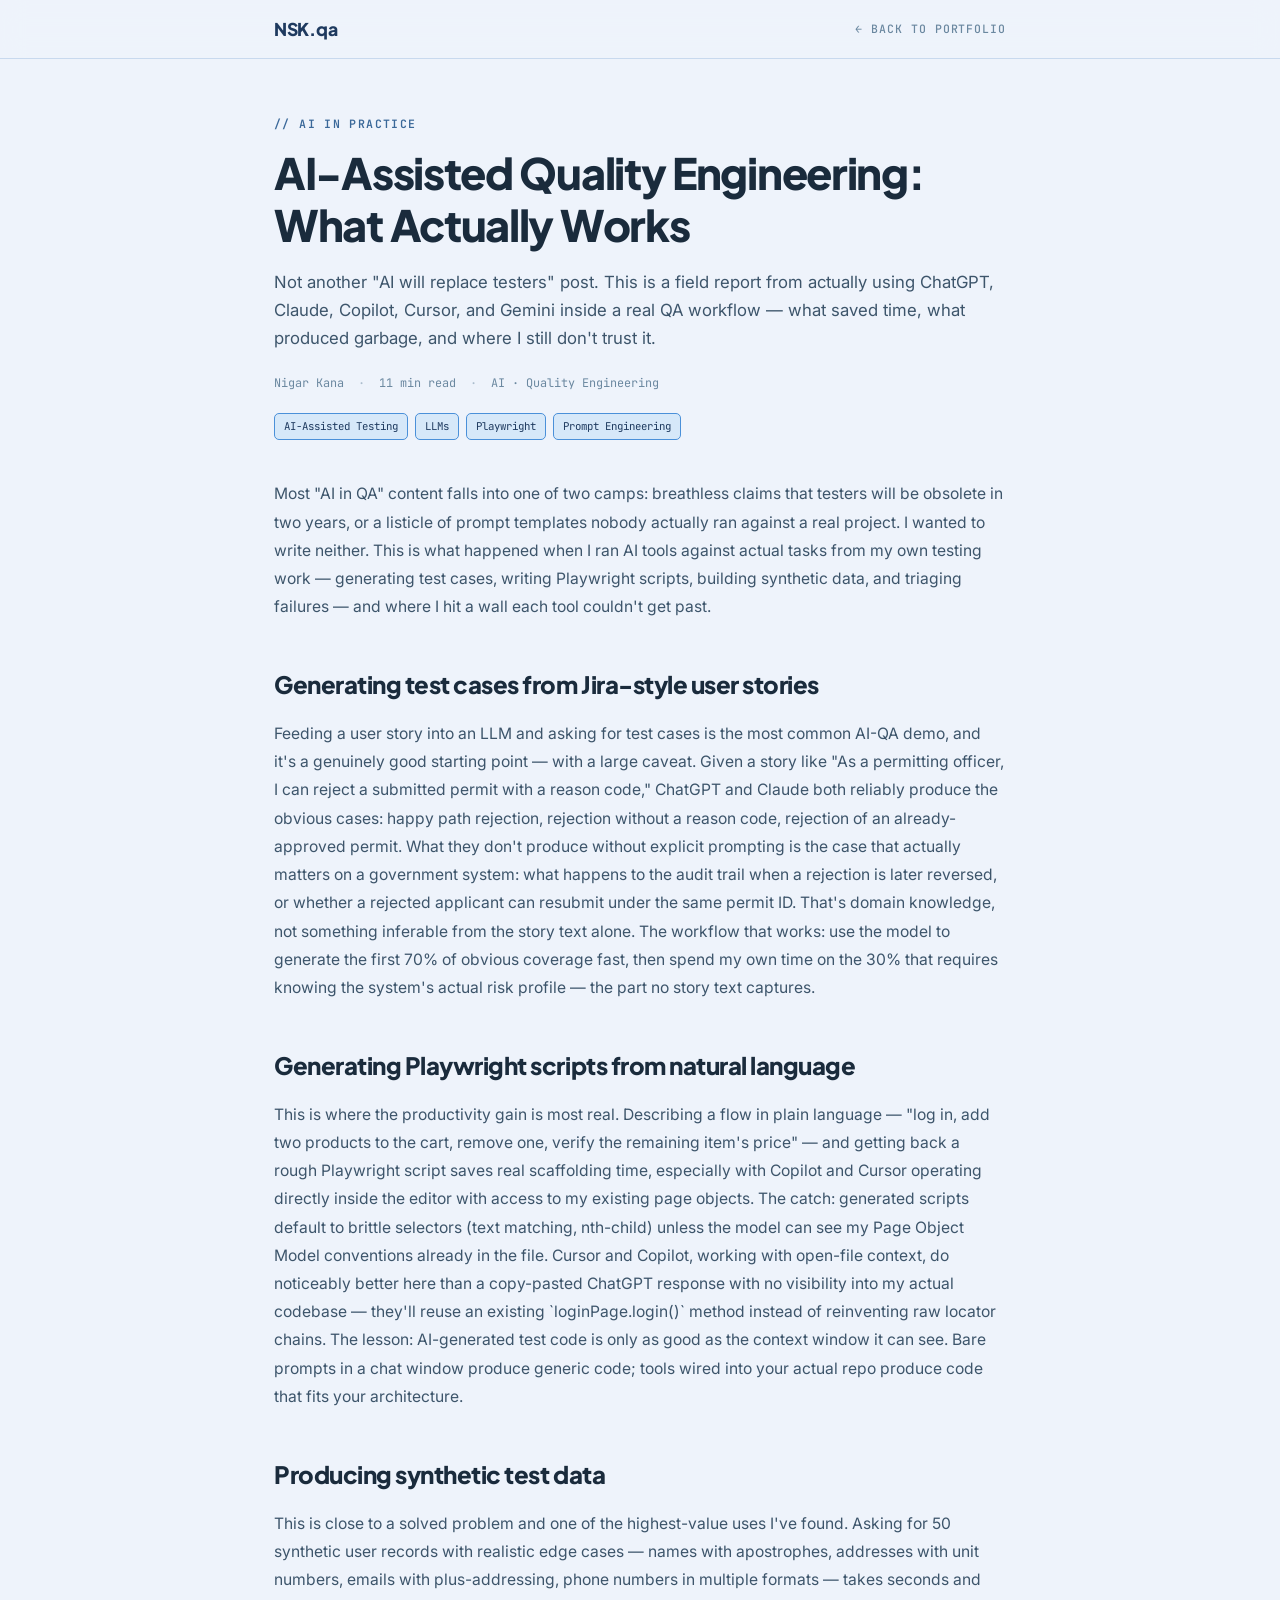
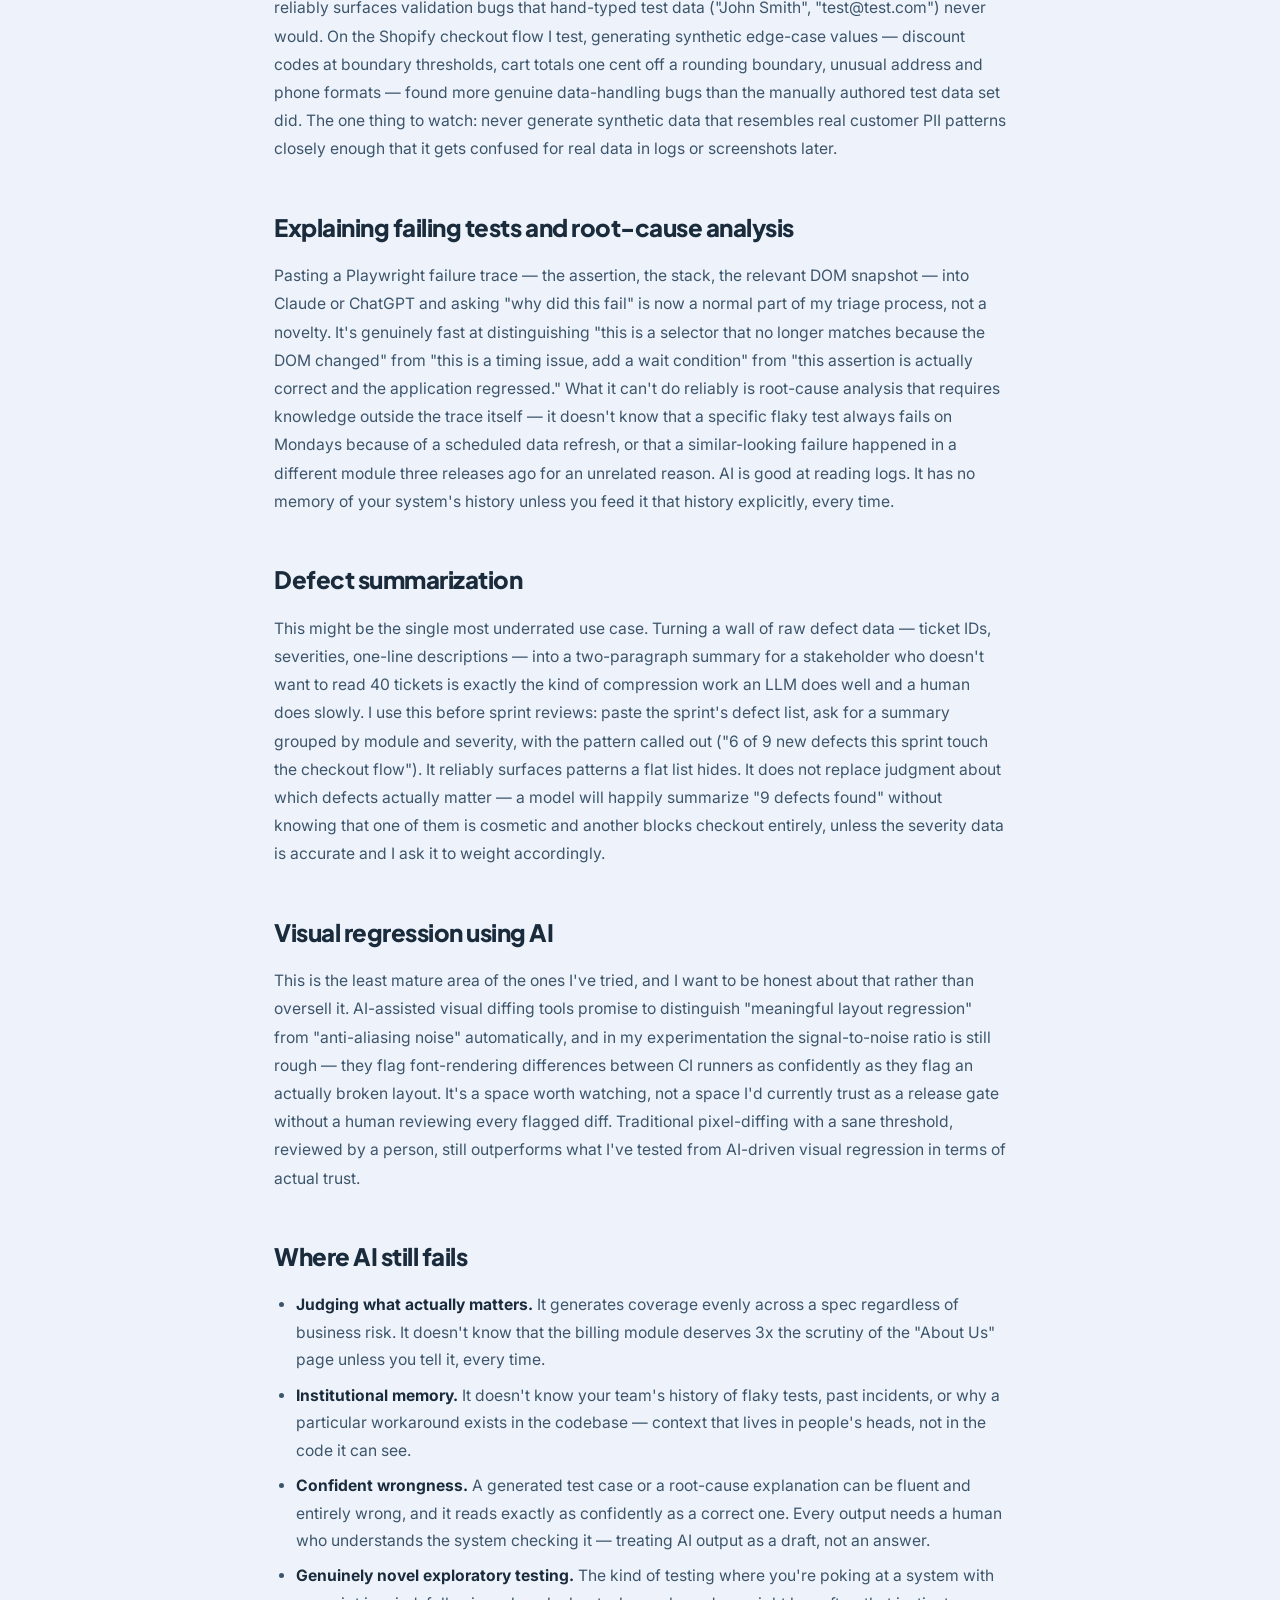
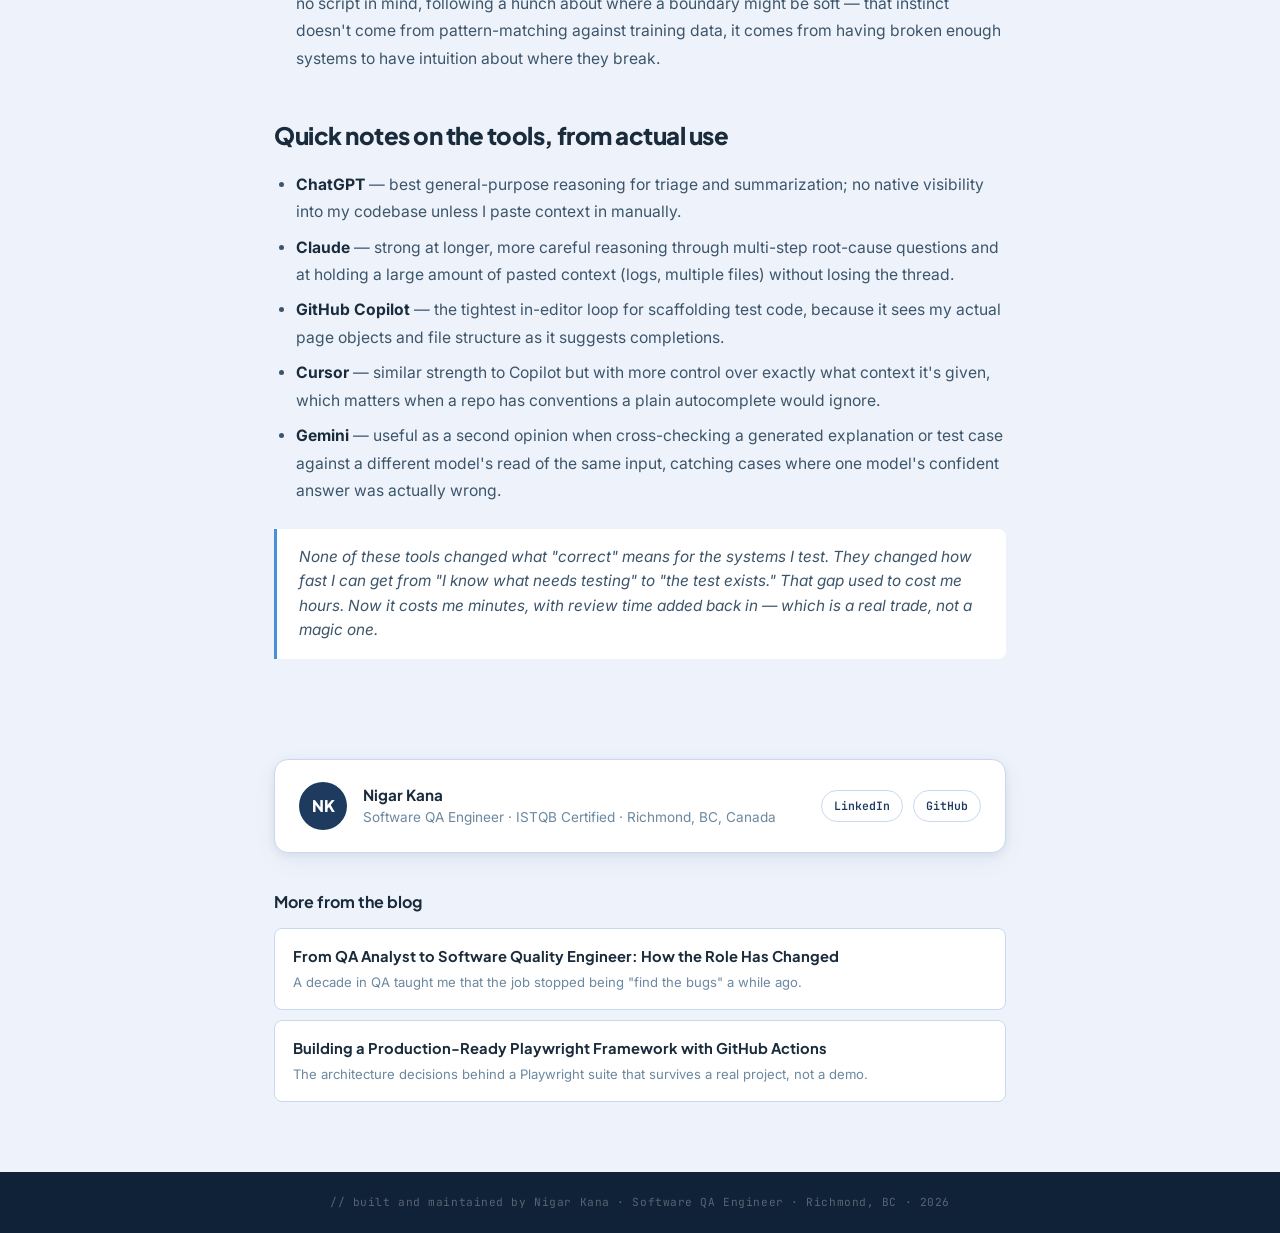
<file: blog/ai-assisted-quality-engineering.html>
<!DOCTYPE html>
<html lang="en">
<head>
  <meta charset="UTF-8" />
  <meta name="viewport" content="width=device-width, initial-scale=1.0" />
  <title>AI-Assisted Quality Engineering: What Actually Works | Nigar Kana</title>
  <meta name="description" content="Not another AI hype post. Real experiments with ChatGPT, Claude, Copilot, Cursor, and Gemini for test case generation, script writing, synthetic data, and failure triage — and where they still fail." />
  <meta property="og:title" content="AI-Assisted Quality Engineering: What Actually Works" />
  <meta property="og:description" content="Real experiments with ChatGPT, Claude, Copilot, Cursor, and Gemini in a QA workflow — what's genuinely useful and where they still fail." />
  <meta property="og:type" content="article" />
  <meta property="og:url" content="https://nigarkana.github.io/blog/ai-assisted-quality-engineering.html" />
  <meta name="twitter:card" content="summary" />
  <link rel="canonical" href="https://nigarkana.github.io/blog/ai-assisted-quality-engineering.html" />
  <link rel="icon" type="image/svg+xml" href="[data-uri]" />
  <link rel="preconnect" href="https://fonts.googleapis.com" />
  <link rel="preconnect" href="https://fonts.gstatic.com" crossorigin />
  <link href="https://fonts.googleapis.com/css2?family=Plus+Jakarta+Sans:wght@400;600;700;800&family=Inter:wght@400;500;600&family=JetBrains+Mono:wght@400;500;600&display=swap" rel="stylesheet" />
  <link rel="stylesheet" href="assets/blog.css" />
</head>
<body>

<nav>
  <div class="nav-inner">
    <a href="../index.html" class="nav-logo">NSK.qa</a>
    <a href="../index.html#blog" class="nav-back">← Back to portfolio</a>
  </div>
</nav>

<header class="article-header">
  <div class="article-eyebrow">// ai in practice</div>
  <h1 class="article-title">AI-Assisted Quality Engineering: What Actually Works</h1>
  <p class="article-dek">
    Not another "AI will replace testers" post. This is a field report from actually using ChatGPT, Claude, Copilot, Cursor, and Gemini inside a real QA workflow — what saved time, what produced garbage, and where I still don't trust it.
  </p>
  <div class="article-meta">
    <span>Nigar Kana</span>
    <span class="dot">·</span>
    <span>11 min read</span>
    <span class="dot">·</span>
    <span>AI · Quality Engineering</span>
  </div>
  <div class="article-tags">
    <span class="atag">AI-Assisted Testing</span>
    <span class="atag">LLMs</span>
    <span class="atag">Playwright</span>
    <span class="atag">Prompt Engineering</span>
  </div>
</header>

<article class="article-body">

  <p>
    Most "AI in QA" content falls into one of two camps: breathless claims that testers will be obsolete in two years, or a listicle of prompt templates nobody actually ran against a real project. I wanted to write neither. This is what happened when I ran AI tools against actual tasks from my own testing work — generating test cases, writing Playwright scripts, building synthetic data, and triaging failures — and where I hit a wall each tool couldn't get past.
  </p>

  <h2>Generating test cases from Jira-style user stories</h2>

  <p>
    Feeding a user story into an LLM and asking for test cases is the most common AI-QA demo, and it's a genuinely good starting point — with a large caveat. Given a story like "As a permitting officer, I can reject a submitted permit with a reason code," ChatGPT and Claude both reliably produce the obvious cases: happy path rejection, rejection without a reason code, rejection of an already-approved permit. What they don't produce without explicit prompting is the case that actually matters on a government system: what happens to the audit trail when a rejection is later reversed, or whether a rejected applicant can resubmit under the same permit ID. That's domain knowledge, not something inferable from the story text alone. The workflow that works: use the model to generate the first 70% of obvious coverage fast, then spend my own time on the 30% that requires knowing the system's actual risk profile — the part no story text captures.
  </p>

  <h2>Generating Playwright scripts from natural language</h2>

  <p>
    This is where the productivity gain is most real. Describing a flow in plain language — "log in, add two products to the cart, remove one, verify the remaining item's price" — and getting back a rough Playwright script saves real scaffolding time, especially with Copilot and Cursor operating directly inside the editor with access to my existing page objects. The catch: generated scripts default to brittle selectors (text matching, nth-child) unless the model can see my Page Object Model conventions already in the file. Cursor and Copilot, working with open-file context, do noticeably better here than a copy-pasted ChatGPT response with no visibility into my actual codebase — they'll reuse an existing `loginPage.login()` method instead of reinventing raw locator chains. The lesson: AI-generated test code is only as good as the context window it can see. Bare prompts in a chat window produce generic code; tools wired into your actual repo produce code that fits your architecture.
  </p>

  <h2>Producing synthetic test data</h2>

  <p>
    This is close to a solved problem and one of the highest-value uses I've found. Asking for 50 synthetic user records with realistic edge cases — names with apostrophes, addresses with unit numbers, emails with plus-addressing, phone numbers in multiple formats — takes seconds and reliably surfaces validation bugs that hand-typed test data ("John Smith", "test@test.com") never would. On the Shopify checkout flow I test, generating synthetic edge-case values — discount codes at boundary thresholds, cart totals one cent off a rounding boundary, unusual address and phone formats — found more genuine data-handling bugs than the manually authored test data set did. The one thing to watch: never generate synthetic data that resembles real customer PII patterns closely enough that it gets confused for real data in logs or screenshots later.
  </p>

  <h2>Explaining failing tests and root-cause analysis</h2>

  <p>
    Pasting a Playwright failure trace — the assertion, the stack, the relevant DOM snapshot — into Claude or ChatGPT and asking "why did this fail" is now a normal part of my triage process, not a novelty. It's genuinely fast at distinguishing "this is a selector that no longer matches because the DOM changed" from "this is a timing issue, add a wait condition" from "this assertion is actually correct and the application regressed." What it can't do reliably is root-cause analysis that requires knowledge outside the trace itself — it doesn't know that a specific flaky test always fails on Mondays because of a scheduled data refresh, or that a similar-looking failure happened in a different module three releases ago for an unrelated reason. AI is good at reading logs. It has no memory of your system's history unless you feed it that history explicitly, every time.
  </p>

  <h2>Defect summarization</h2>

  <p>
    This might be the single most underrated use case. Turning a wall of raw defect data — ticket IDs, severities, one-line descriptions — into a two-paragraph summary for a stakeholder who doesn't want to read 40 tickets is exactly the kind of compression work an LLM does well and a human does slowly. I use this before sprint reviews: paste the sprint's defect list, ask for a summary grouped by module and severity, with the pattern called out ("6 of 9 new defects this sprint touch the checkout flow"). It reliably surfaces patterns a flat list hides. It does not replace judgment about which defects actually matter — a model will happily summarize "9 defects found" without knowing that one of them is cosmetic and another blocks checkout entirely, unless the severity data is accurate and I ask it to weight accordingly.
  </p>

  <h2>Visual regression using AI</h2>

  <p>
    This is the least mature area of the ones I've tried, and I want to be honest about that rather than oversell it. AI-assisted visual diffing tools promise to distinguish "meaningful layout regression" from "anti-aliasing noise" automatically, and in my experimentation the signal-to-noise ratio is still rough — they flag font-rendering differences between CI runners as confidently as they flag an actually broken layout. It's a space worth watching, not a space I'd currently trust as a release gate without a human reviewing every flagged diff. Traditional pixel-diffing with a sane threshold, reviewed by a person, still outperforms what I've tested from AI-driven visual regression in terms of actual trust.
  </p>

  <h2>Where AI still fails</h2>

  <ul>
    <li><strong>Judging what actually matters.</strong> It generates coverage evenly across a spec regardless of business risk. It doesn't know that the billing module deserves 3x the scrutiny of the "About Us" page unless you tell it, every time.</li>
    <li><strong>Institutional memory.</strong> It doesn't know your team's history of flaky tests, past incidents, or why a particular workaround exists in the codebase — context that lives in people's heads, not in the code it can see.</li>
    <li><strong>Confident wrongness.</strong> A generated test case or a root-cause explanation can be fluent and entirely wrong, and it reads exactly as confidently as a correct one. Every output needs a human who understands the system checking it — treating AI output as a draft, not an answer.</li>
    <li><strong>Genuinely novel exploratory testing.</strong> The kind of testing where you're poking at a system with no script in mind, following a hunch about where a boundary might be soft — that instinct doesn't come from pattern-matching against training data, it comes from having broken enough systems to have intuition about where they break.</li>
  </ul>

  <h2>Quick notes on the tools, from actual use</h2>

  <ul>
    <li><strong>ChatGPT</strong> — best general-purpose reasoning for triage and summarization; no native visibility into my codebase unless I paste context in manually.</li>
    <li><strong>Claude</strong> — strong at longer, more careful reasoning through multi-step root-cause questions and at holding a large amount of pasted context (logs, multiple files) without losing the thread.</li>
    <li><strong>GitHub Copilot</strong> — the tightest in-editor loop for scaffolding test code, because it sees my actual page objects and file structure as it suggests completions.</li>
    <li><strong>Cursor</strong> — similar strength to Copilot but with more control over exactly what context it's given, which matters when a repo has conventions a plain autocomplete would ignore.</li>
    <li><strong>Gemini</strong> — useful as a second opinion when cross-checking a generated explanation or test case against a different model's read of the same input, catching cases where one model's confident answer was actually wrong.</li>
  </ul>

  <blockquote>
    None of these tools changed what "correct" means for the systems I test. They changed how fast I can get from "I know what needs testing" to "the test exists." That gap used to cost me hours. Now it costs me minutes, with review time added back in — which is a real trade, not a magic one.
  </blockquote>

</article>

<div class="article-author">
  <div class="author-card">
    <div class="author-avatar">NK</div>
    <div>
      <div class="author-name">Nigar Kana</div>
      <div class="author-role">Software QA Engineer · ISTQB Certified · Richmond, BC, Canada</div>
    </div>
    <div class="author-links">
      <a href="https://www.linkedin.com/in/nigarkana/" target="_blank" rel="noopener">LinkedIn</a>
      <a href="https://github.com/nigarkana/" target="_blank" rel="noopener">GitHub</a>
    </div>
  </div>
</div>

<div class="more-articles">
  <h3>More from the blog</h3>
  <a href="from-qa-to-quality-engineer.html" class="more-link">
    <div class="more-link-title">From QA Analyst to Software Quality Engineer: How the Role Has Changed</div>
    <div class="more-link-desc">A decade in QA taught me that the job stopped being "find the bugs" a while ago.</div>
  </a>
  <a href="production-ready-playwright-framework.html" class="more-link">
    <div class="more-link-title">Building a Production-Ready Playwright Framework with GitHub Actions</div>
    <div class="more-link-desc">The architecture decisions behind a Playwright suite that survives a real project, not a demo.</div>
  </a>
</div>

<footer>
  // built and maintained by Nigar Kana · Software QA Engineer · Richmond, BC · 2026
</footer>

</body>
</html>
</file>
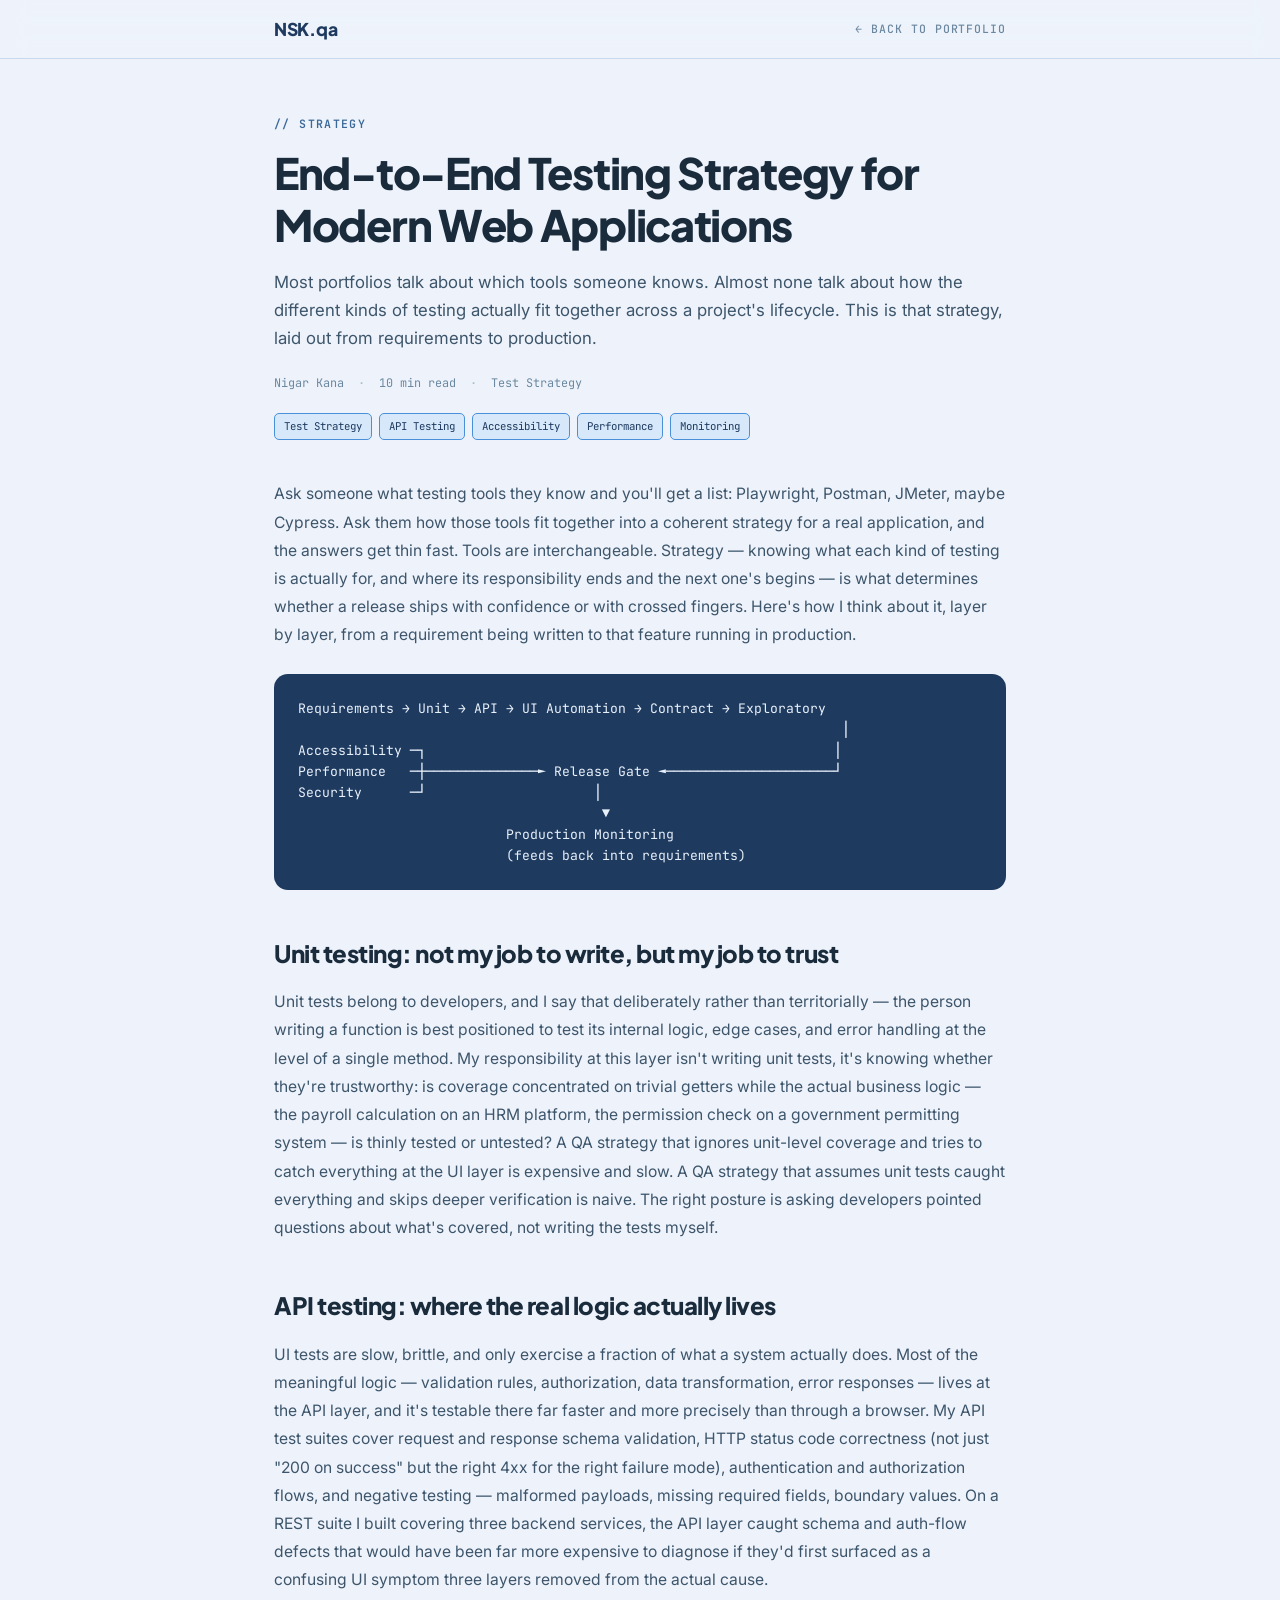
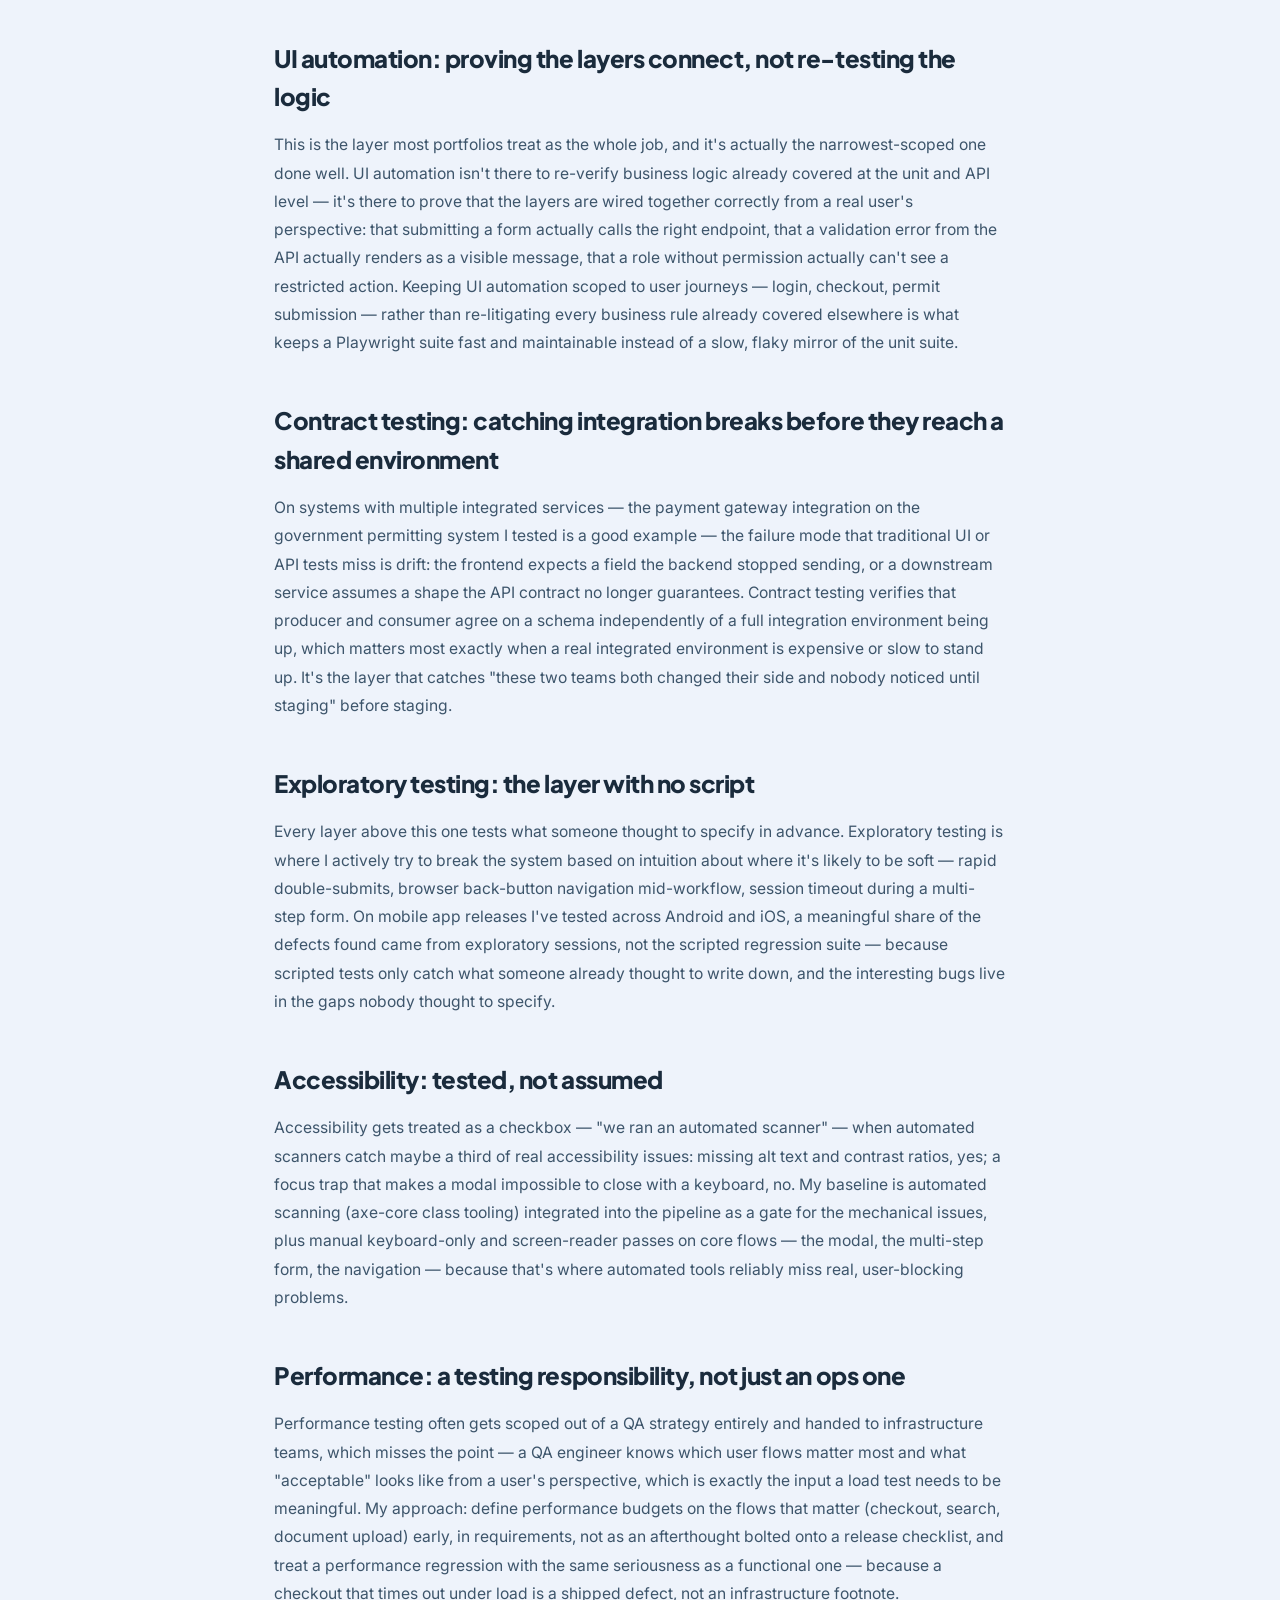
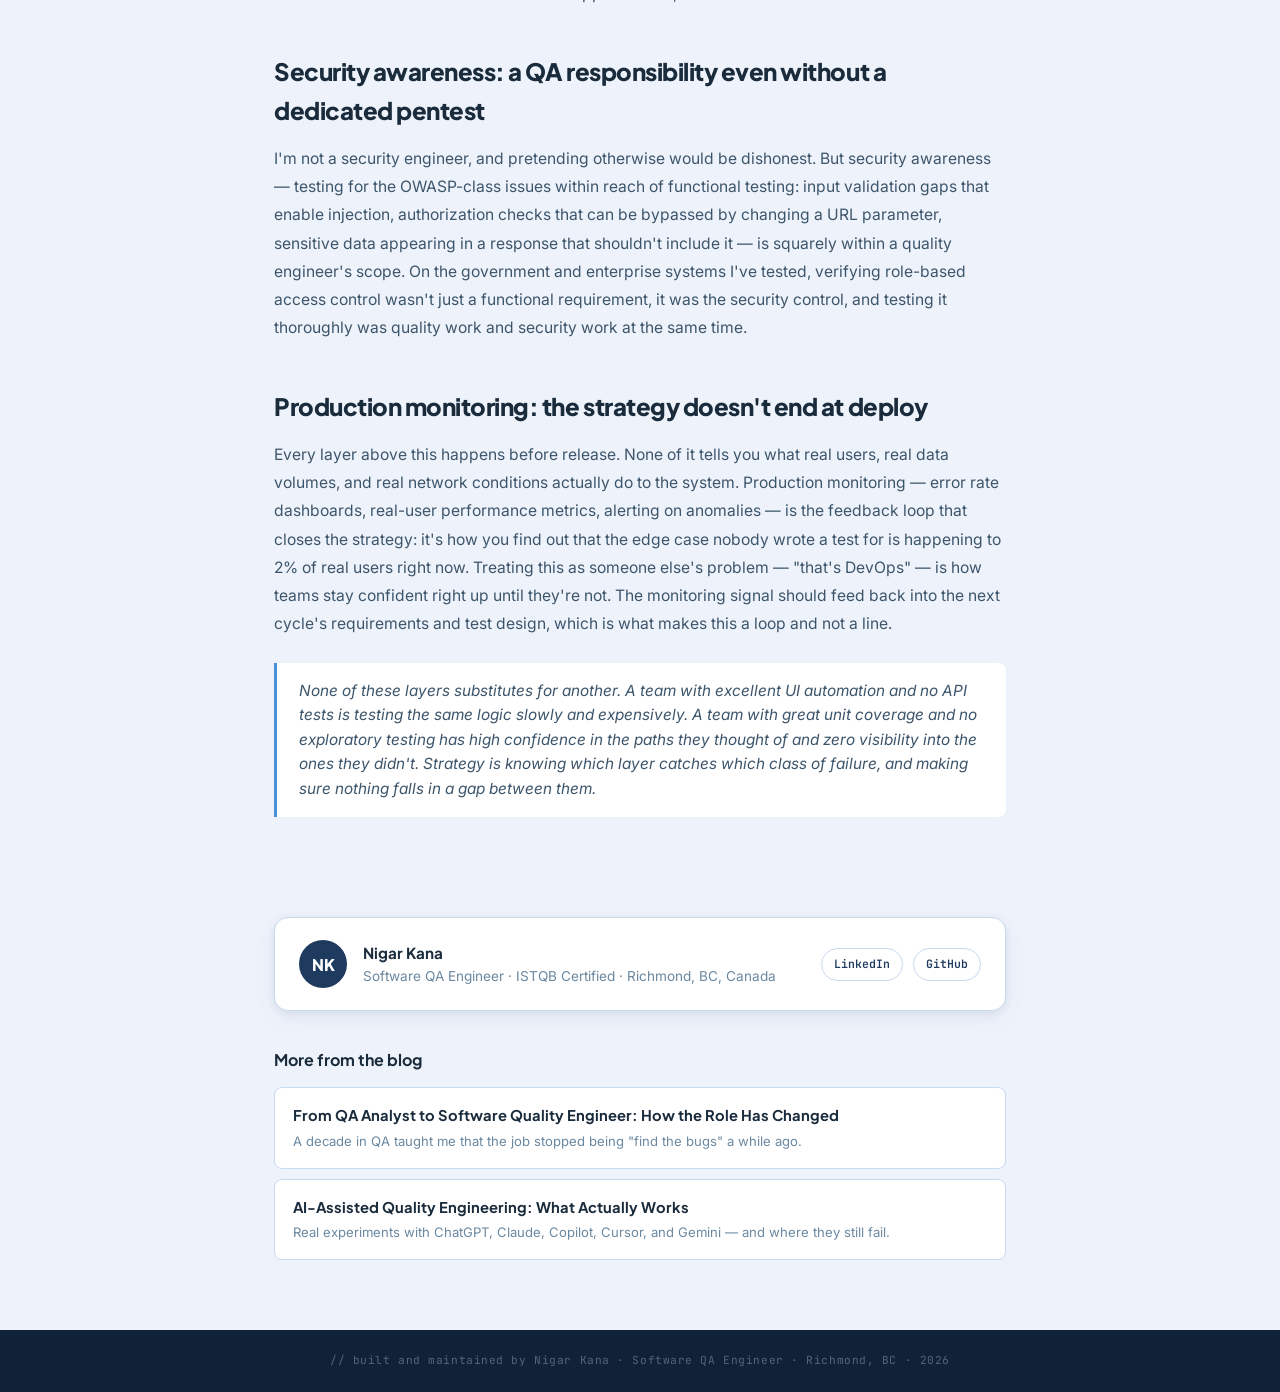
<file: blog/end-to-end-testing-strategy.html>
<!DOCTYPE html>
<html lang="en">
<head>
  <meta charset="UTF-8" />
  <meta name="viewport" content="width=device-width, initial-scale=1.0" />
  <title>End-to-End Testing Strategy for Modern Web Applications | Nigar Kana</title>
  <meta name="description" content="Most portfolios talk about tools. This is about strategy — how unit testing, API testing, UI automation, contract testing, accessibility, performance, security, and production monitoring fit together instead of competing." />
  <meta property="og:title" content="End-to-End Testing Strategy for Modern Web Applications" />
  <meta property="og:description" content="How I'd test a web application from requirements through production — and why testing types are complementary, not competing." />
  <meta property="og:type" content="article" />
  <meta property="og:url" content="https://nigarkana.github.io/blog/end-to-end-testing-strategy.html" />
  <meta name="twitter:card" content="summary" />
  <link rel="canonical" href="https://nigarkana.github.io/blog/end-to-end-testing-strategy.html" />
  <link rel="icon" type="image/svg+xml" href="[data-uri]" />
  <link rel="preconnect" href="https://fonts.googleapis.com" />
  <link rel="preconnect" href="https://fonts.gstatic.com" crossorigin />
  <link href="https://fonts.googleapis.com/css2?family=Plus+Jakarta+Sans:wght@400;600;700;800&family=Inter:wght@400;500;600&family=JetBrains+Mono:wght@400;500;600&display=swap" rel="stylesheet" />
  <link rel="stylesheet" href="assets/blog.css" />
</head>
<body>

<nav>
  <div class="nav-inner">
    <a href="../index.html" class="nav-logo">NSK.qa</a>
    <a href="../index.html#blog" class="nav-back">← Back to portfolio</a>
  </div>
</nav>

<header class="article-header">
  <div class="article-eyebrow">// strategy</div>
  <h1 class="article-title">End-to-End Testing Strategy for Modern Web Applications</h1>
  <p class="article-dek">
    Most portfolios talk about which tools someone knows. Almost none talk about how the different kinds of testing actually fit together across a project's lifecycle. This is that strategy, laid out from requirements to production.
  </p>
  <div class="article-meta">
    <span>Nigar Kana</span>
    <span class="dot">·</span>
    <span>10 min read</span>
    <span class="dot">·</span>
    <span>Test Strategy</span>
  </div>
  <div class="article-tags">
    <span class="atag">Test Strategy</span>
    <span class="atag">API Testing</span>
    <span class="atag">Accessibility</span>
    <span class="atag">Performance</span>
    <span class="atag">Monitoring</span>
  </div>
</header>

<article class="article-body">

  <p>
    Ask someone what testing tools they know and you'll get a list: Playwright, Postman, JMeter, maybe Cypress. Ask them how those tools fit together into a coherent strategy for a real application, and the answers get thin fast. Tools are interchangeable. Strategy — knowing what each kind of testing is actually for, and where its responsibility ends and the next one's begins — is what determines whether a release ships with confidence or with crossed fingers. Here's how I think about it, layer by layer, from a requirement being written to that feature running in production.
  </p>

  <div class="diagram-block">Requirements → Unit → API → UI Automation → Contract → Exploratory
                                                                    │
Accessibility ─┐                                                   │
Performance   ─┼──────────────► Release Gate ◄─────────────────────┘
Security      ─┘                     │
                                      ▼
                          Production Monitoring
                          (feeds back into requirements)</div>

  <h2>Unit testing: not my job to write, but my job to trust</h2>

  <p>
    Unit tests belong to developers, and I say that deliberately rather than territorially — the person writing a function is best positioned to test its internal logic, edge cases, and error handling at the level of a single method. My responsibility at this layer isn't writing unit tests, it's knowing whether they're trustworthy: is coverage concentrated on trivial getters while the actual business logic — the payroll calculation on an HRM platform, the permission check on a government permitting system — is thinly tested or untested? A QA strategy that ignores unit-level coverage and tries to catch everything at the UI layer is expensive and slow. A QA strategy that assumes unit tests caught everything and skips deeper verification is naive. The right posture is asking developers pointed questions about what's covered, not writing the tests myself.
  </p>

  <h2>API testing: where the real logic actually lives</h2>

  <p>
    UI tests are slow, brittle, and only exercise a fraction of what a system actually does. Most of the meaningful logic — validation rules, authorization, data transformation, error responses — lives at the API layer, and it's testable there far faster and more precisely than through a browser. My API test suites cover request and response schema validation, HTTP status code correctness (not just "200 on success" but the right 4xx for the right failure mode), authentication and authorization flows, and negative testing — malformed payloads, missing required fields, boundary values. On a REST suite I built covering three backend services, the API layer caught schema and auth-flow defects that would have been far more expensive to diagnose if they'd first surfaced as a confusing UI symptom three layers removed from the actual cause.
  </p>

  <h2>UI automation: proving the layers connect, not re-testing the logic</h2>

  <p>
    This is the layer most portfolios treat as the whole job, and it's actually the narrowest-scoped one done well. UI automation isn't there to re-verify business logic already covered at the unit and API level — it's there to prove that the layers are wired together correctly from a real user's perspective: that submitting a form actually calls the right endpoint, that a validation error from the API actually renders as a visible message, that a role without permission actually can't see a restricted action. Keeping UI automation scoped to user journeys — login, checkout, permit submission — rather than re-litigating every business rule already covered elsewhere is what keeps a Playwright suite fast and maintainable instead of a slow, flaky mirror of the unit suite.
  </p>

  <h2>Contract testing: catching integration breaks before they reach a shared environment</h2>

  <p>
    On systems with multiple integrated services — the payment gateway integration on the government permitting system I tested is a good example — the failure mode that traditional UI or API tests miss is drift: the frontend expects a field the backend stopped sending, or a downstream service assumes a shape the API contract no longer guarantees. Contract testing verifies that producer and consumer agree on a schema independently of a full integration environment being up, which matters most exactly when a real integrated environment is expensive or slow to stand up. It's the layer that catches "these two teams both changed their side and nobody noticed until staging" before staging.
  </p>

  <h2>Exploratory testing: the layer with no script</h2>

  <p>
    Every layer above this one tests what someone thought to specify in advance. Exploratory testing is where I actively try to break the system based on intuition about where it's likely to be soft — rapid double-submits, browser back-button navigation mid-workflow, session timeout during a multi-step form. On mobile app releases I've tested across Android and iOS, a meaningful share of the defects found came from exploratory sessions, not the scripted regression suite — because scripted tests only catch what someone already thought to write down, and the interesting bugs live in the gaps nobody thought to specify.
  </p>

  <h2>Accessibility: tested, not assumed</h2>

  <p>
    Accessibility gets treated as a checkbox — "we ran an automated scanner" — when automated scanners catch maybe a third of real accessibility issues: missing alt text and contrast ratios, yes; a focus trap that makes a modal impossible to close with a keyboard, no. My baseline is automated scanning (axe-core class tooling) integrated into the pipeline as a gate for the mechanical issues, plus manual keyboard-only and screen-reader passes on core flows — the modal, the multi-step form, the navigation — because that's where automated tools reliably miss real, user-blocking problems.
  </p>

  <h2>Performance: a testing responsibility, not just an ops one</h2>

  <p>
    Performance testing often gets scoped out of a QA strategy entirely and handed to infrastructure teams, which misses the point — a QA engineer knows which user flows matter most and what "acceptable" looks like from a user's perspective, which is exactly the input a load test needs to be meaningful. My approach: define performance budgets on the flows that matter (checkout, search, document upload) early, in requirements, not as an afterthought bolted onto a release checklist, and treat a performance regression with the same seriousness as a functional one — because a checkout that times out under load is a shipped defect, not an infrastructure footnote.
  </p>

  <h2>Security awareness: a QA responsibility even without a dedicated pentest</h2>

  <p>
    I'm not a security engineer, and pretending otherwise would be dishonest. But security awareness — testing for the OWASP-class issues within reach of functional testing: input validation gaps that enable injection, authorization checks that can be bypassed by changing a URL parameter, sensitive data appearing in a response that shouldn't include it — is squarely within a quality engineer's scope. On the government and enterprise systems I've tested, verifying role-based access control wasn't just a functional requirement, it was the security control, and testing it thoroughly was quality work and security work at the same time.
  </p>

  <h2>Production monitoring: the strategy doesn't end at deploy</h2>

  <p>
    Every layer above this happens before release. None of it tells you what real users, real data volumes, and real network conditions actually do to the system. Production monitoring — error rate dashboards, real-user performance metrics, alerting on anomalies — is the feedback loop that closes the strategy: it's how you find out that the edge case nobody wrote a test for is happening to 2% of real users right now. Treating this as someone else's problem — "that's DevOps" — is how teams stay confident right up until they're not. The monitoring signal should feed back into the next cycle's requirements and test design, which is what makes this a loop and not a line.
  </p>

  <blockquote>
    None of these layers substitutes for another. A team with excellent UI automation and no API tests is testing the same logic slowly and expensively. A team with great unit coverage and no exploratory testing has high confidence in the paths they thought of and zero visibility into the ones they didn't. Strategy is knowing which layer catches which class of failure, and making sure nothing falls in a gap between them.
  </blockquote>

</article>

<div class="article-author">
  <div class="author-card">
    <div class="author-avatar">NK</div>
    <div>
      <div class="author-name">Nigar Kana</div>
      <div class="author-role">Software QA Engineer · ISTQB Certified · Richmond, BC, Canada</div>
    </div>
    <div class="author-links">
      <a href="https://www.linkedin.com/in/nigarkana/" target="_blank" rel="noopener">LinkedIn</a>
      <a href="https://github.com/nigarkana/" target="_blank" rel="noopener">GitHub</a>
    </div>
  </div>
</div>

<div class="more-articles">
  <h3>More from the blog</h3>
  <a href="from-qa-to-quality-engineer.html" class="more-link">
    <div class="more-link-title">From QA Analyst to Software Quality Engineer: How the Role Has Changed</div>
    <div class="more-link-desc">A decade in QA taught me that the job stopped being "find the bugs" a while ago.</div>
  </a>
  <a href="ai-assisted-quality-engineering.html" class="more-link">
    <div class="more-link-title">AI-Assisted Quality Engineering: What Actually Works</div>
    <div class="more-link-desc">Real experiments with ChatGPT, Claude, Copilot, Cursor, and Gemini — and where they still fail.</div>
  </a>
</div>

<footer>
  // built and maintained by Nigar Kana · Software QA Engineer · Richmond, BC · 2026
</footer>

</body>
</html>
</file>
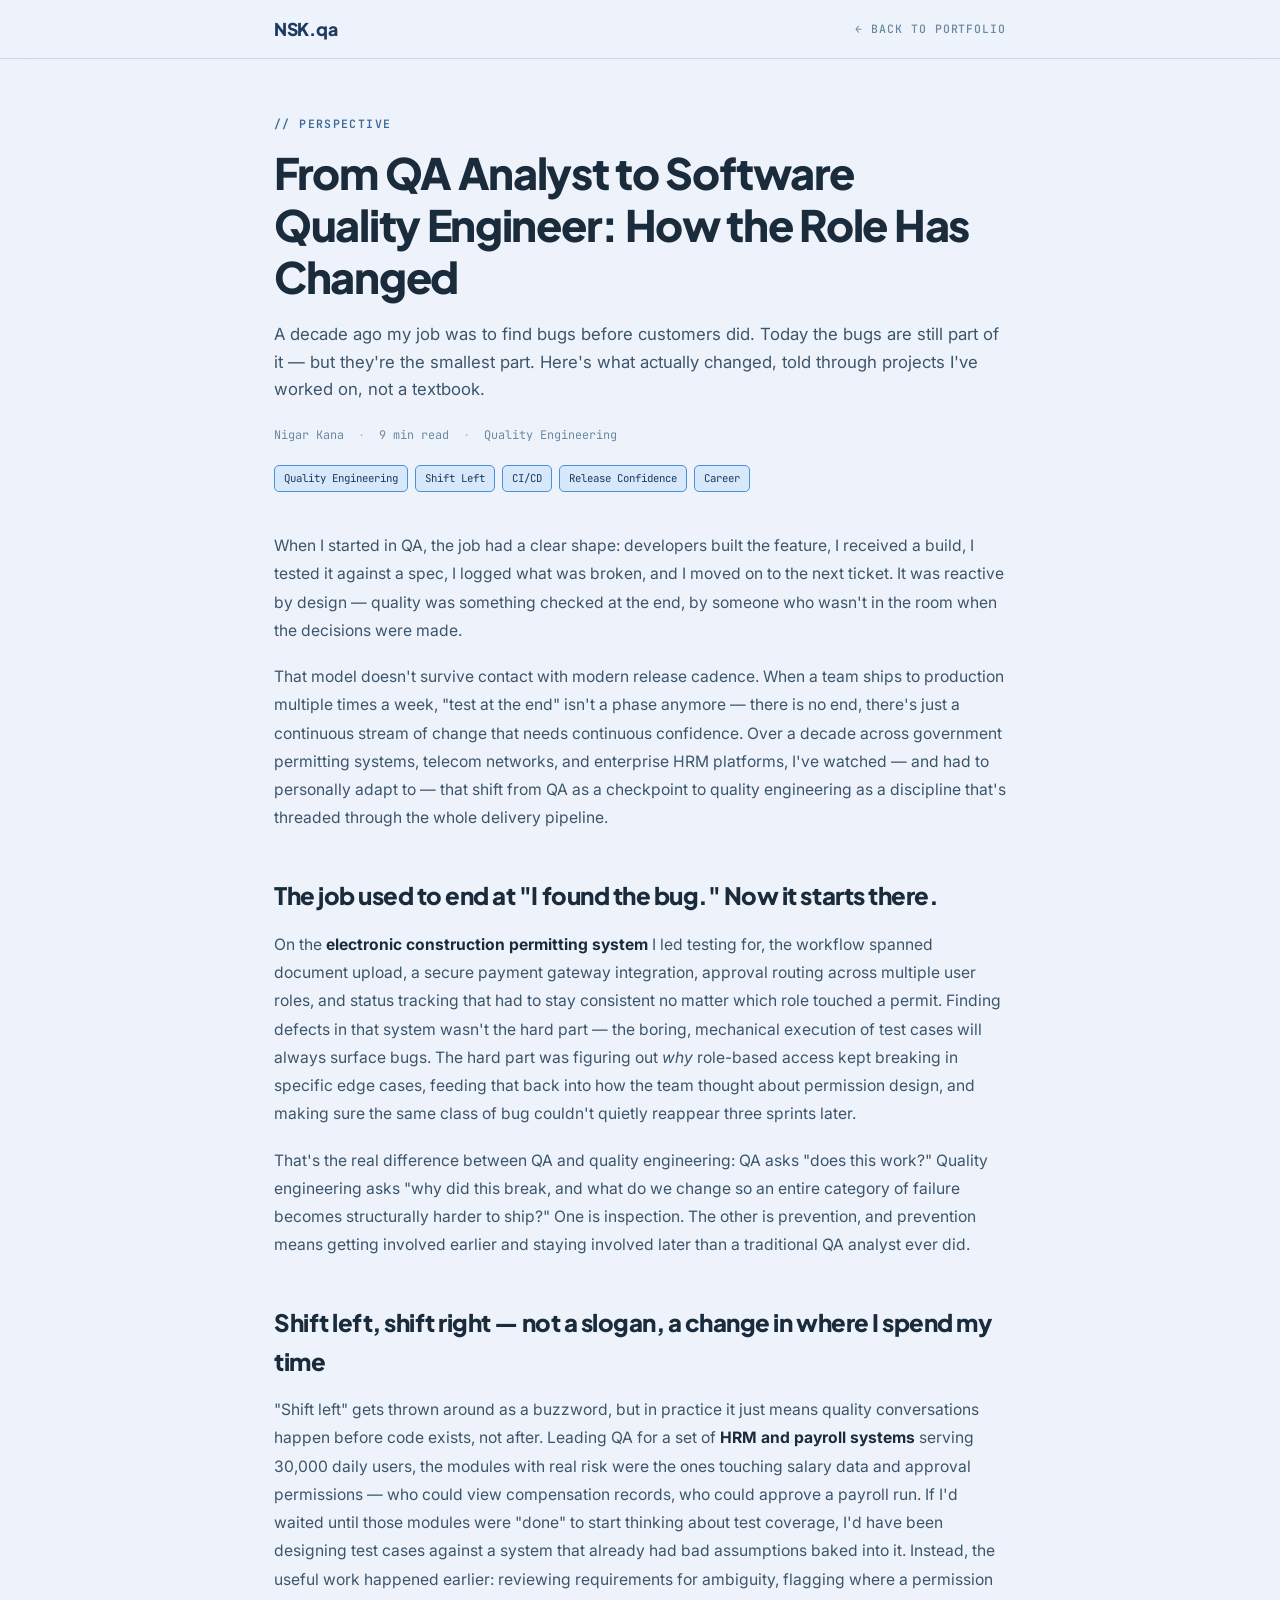
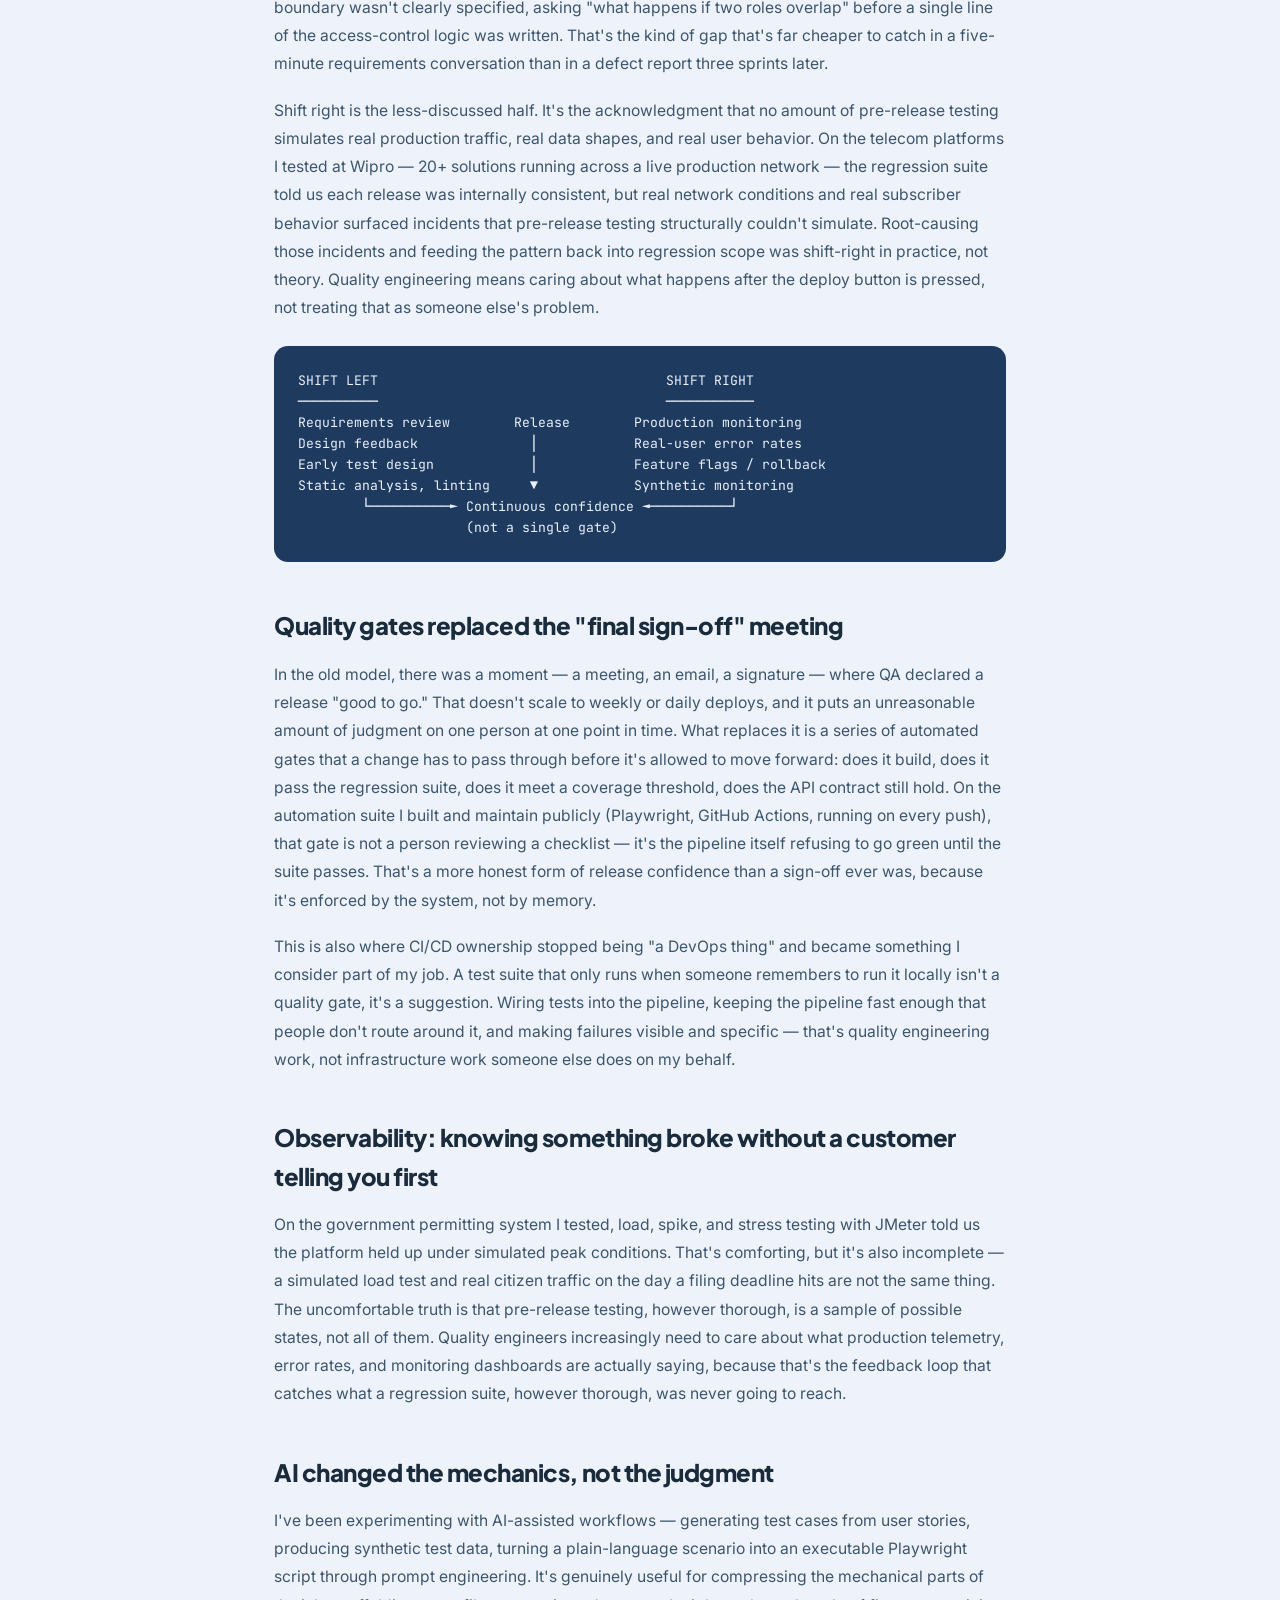
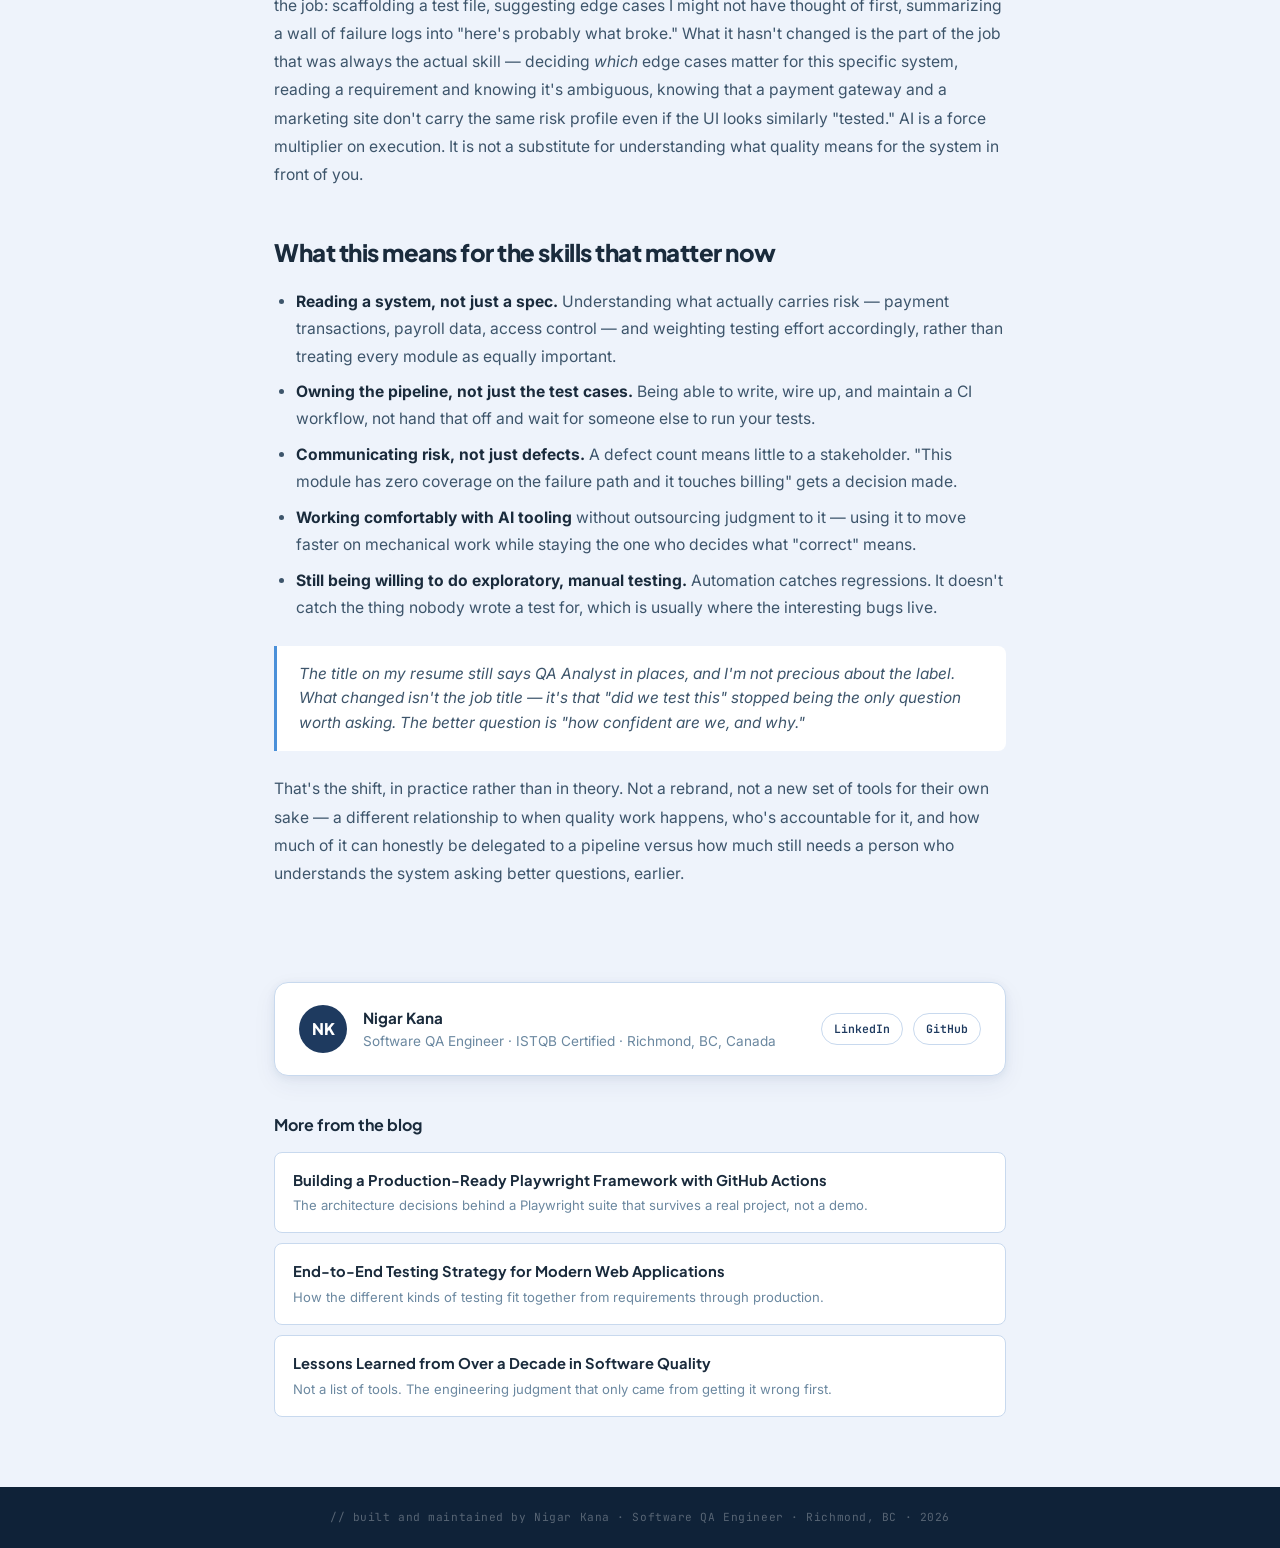
<file: blog/from-qa-to-quality-engineer.html>
<!DOCTYPE html>
<html lang="en">
<head>
  <meta charset="UTF-8" />
  <meta name="viewport" content="width=device-width, initial-scale=1.0" />
  <title>From QA Analyst to Software Quality Engineer: How the Role Has Changed | Nigar Kana</title>
  <meta name="description" content="A decade in QA taught me that the job stopped being 'find the bugs' a while ago. Here's how the role has actually changed — and what it means for how I work." />
  <meta property="og:title" content="From QA Analyst to Software Quality Engineer: How the Role Has Changed" />
  <meta property="og:description" content="A decade in QA across government, telecom, and enterprise projects taught me that the job stopped being 'find the bugs' a while ago." />
  <meta property="og:type" content="article" />
  <meta property="og:url" content="https://nigarkana.github.io/blog/from-qa-to-quality-engineer.html" />
  <meta name="twitter:card" content="summary" />
  <link rel="canonical" href="https://nigarkana.github.io/blog/from-qa-to-quality-engineer.html" />
  <link rel="icon" type="image/svg+xml" href="[data-uri]" />
  <link rel="preconnect" href="https://fonts.googleapis.com" />
  <link rel="preconnect" href="https://fonts.gstatic.com" crossorigin />
  <link href="https://fonts.googleapis.com/css2?family=Plus+Jakarta+Sans:wght@400;600;700;800&family=Inter:wght@400;500;600&family=JetBrains+Mono:wght@400;500;600&display=swap" rel="stylesheet" />
  <link rel="stylesheet" href="assets/blog.css" />
</head>
<body>

<nav>
  <div class="nav-inner">
    <a href="../index.html" class="nav-logo">NSK.qa</a>
    <a href="../index.html#blog" class="nav-back">← Back to portfolio</a>
  </div>
</nav>

<header class="article-header">
  <div class="article-eyebrow">// perspective</div>
  <h1 class="article-title">From QA Analyst to Software Quality Engineer: How the Role Has Changed</h1>
  <p class="article-dek">
    A decade ago my job was to find bugs before customers did. Today the bugs are still part of it — but they're the smallest part. Here's what actually changed, told through projects I've worked on, not a textbook.
  </p>
  <div class="article-meta">
    <span>Nigar Kana</span>
    <span class="dot">·</span>
    <span>9 min read</span>
    <span class="dot">·</span>
    <span>Quality Engineering</span>
  </div>
  <div class="article-tags">
    <span class="atag">Quality Engineering</span>
    <span class="atag">Shift Left</span>
    <span class="atag">CI/CD</span>
    <span class="atag">Release Confidence</span>
    <span class="atag">Career</span>
  </div>
</header>

<article class="article-body">

  <p>
    When I started in QA, the job had a clear shape: developers built the feature, I received a build, I tested it against a spec, I logged what was broken, and I moved on to the next ticket. It was reactive by design — quality was something checked at the end, by someone who wasn't in the room when the decisions were made.
  </p>

  <p>
    That model doesn't survive contact with modern release cadence. When a team ships to production multiple times a week, "test at the end" isn't a phase anymore — there is no end, there's just a continuous stream of change that needs continuous confidence. Over a decade across government permitting systems, telecom networks, and enterprise HRM platforms, I've watched — and had to personally adapt to — that shift from QA as a checkpoint to quality engineering as a discipline that's threaded through the whole delivery pipeline.
  </p>

  <h2>The job used to end at "I found the bug." Now it starts there.</h2>

  <p>
    On the <strong>electronic construction permitting system</strong> I led testing for, the workflow spanned document upload, a secure payment gateway integration, approval routing across multiple user roles, and status tracking that had to stay consistent no matter which role touched a permit. Finding defects in that system wasn't the hard part — the boring, mechanical execution of test cases will always surface bugs. The hard part was figuring out <em>why</em> role-based access kept breaking in specific edge cases, feeding that back into how the team thought about permission design, and making sure the same class of bug couldn't quietly reappear three sprints later.
  </p>

  <p>
    That's the real difference between QA and quality engineering: QA asks "does this work?" Quality engineering asks "why did this break, and what do we change so an entire category of failure becomes structurally harder to ship?" One is inspection. The other is prevention, and prevention means getting involved earlier and staying involved later than a traditional QA analyst ever did.
  </p>

  <h2>Shift left, shift right — not a slogan, a change in where I spend my time</h2>

  <p>
    "Shift left" gets thrown around as a buzzword, but in practice it just means quality conversations happen before code exists, not after. Leading QA for a set of <strong>HRM and payroll systems</strong> serving 30,000 daily users, the modules with real risk were the ones touching salary data and approval permissions — who could view compensation records, who could approve a payroll run. If I'd waited until those modules were "done" to start thinking about test coverage, I'd have been designing test cases against a system that already had bad assumptions baked into it. Instead, the useful work happened earlier: reviewing requirements for ambiguity, flagging where a permission boundary wasn't clearly specified, asking "what happens if two roles overlap" before a single line of the access-control logic was written. That's the kind of gap that's far cheaper to catch in a five-minute requirements conversation than in a defect report three sprints later.
  </p>

  <p>
    Shift right is the less-discussed half. It's the acknowledgment that no amount of pre-release testing simulates real production traffic, real data shapes, and real user behavior. On the telecom platforms I tested at Wipro — 20+ solutions running across a live production network — the regression suite told us each release was internally consistent, but real network conditions and real subscriber behavior surfaced incidents that pre-release testing structurally couldn't simulate. Root-causing those incidents and feeding the pattern back into regression scope was shift-right in practice, not theory. Quality engineering means caring about what happens after the deploy button is pressed, not treating that as someone else's problem.
  </p>

  <div class="diagram-block">SHIFT LEFT                                    SHIFT RIGHT
──────────                                    ───────────
Requirements review        Release        Production monitoring
Design feedback              │            Real-user error rates
Early test design            │            Feature flags / rollback
Static analysis, linting     ▼            Synthetic monitoring
        └──────────► Continuous confidence ◄──────────┘
                     (not a single gate)</div>

  <h2>Quality gates replaced the "final sign-off" meeting</h2>

  <p>
    In the old model, there was a moment — a meeting, an email, a signature — where QA declared a release "good to go." That doesn't scale to weekly or daily deploys, and it puts an unreasonable amount of judgment on one person at one point in time. What replaces it is a series of automated gates that a change has to pass through before it's allowed to move forward: does it build, does it pass the regression suite, does it meet a coverage threshold, does the API contract still hold. On the automation suite I built and maintain publicly (Playwright, GitHub Actions, running on every push), that gate is not a person reviewing a checklist — it's the pipeline itself refusing to go green until the suite passes. That's a more honest form of release confidence than a sign-off ever was, because it's enforced by the system, not by memory.
  </p>

  <p>
    This is also where CI/CD ownership stopped being "a DevOps thing" and became something I consider part of my job. A test suite that only runs when someone remembers to run it locally isn't a quality gate, it's a suggestion. Wiring tests into the pipeline, keeping the pipeline fast enough that people don't route around it, and making failures visible and specific — that's quality engineering work, not infrastructure work someone else does on my behalf.
  </p>

  <h2>Observability: knowing something broke without a customer telling you first</h2>

  <p>
    On the government permitting system I tested, load, spike, and stress testing with JMeter told us the platform held up under simulated peak conditions. That's comforting, but it's also incomplete — a simulated load test and real citizen traffic on the day a filing deadline hits are not the same thing. The uncomfortable truth is that pre-release testing, however thorough, is a sample of possible states, not all of them. Quality engineers increasingly need to care about what production telemetry, error rates, and monitoring dashboards are actually saying, because that's the feedback loop that catches what a regression suite, however thorough, was never going to reach.
  </p>

  <h2>AI changed the mechanics, not the judgment</h2>

  <p>
    I've been experimenting with AI-assisted workflows — generating test cases from user stories, producing synthetic test data, turning a plain-language scenario into an executable Playwright script through prompt engineering. It's genuinely useful for compressing the mechanical parts of the job: scaffolding a test file, suggesting edge cases I might not have thought of first, summarizing a wall of failure logs into "here's probably what broke." What it hasn't changed is the part of the job that was always the actual skill — deciding <em>which</em> edge cases matter for this specific system, reading a requirement and knowing it's ambiguous, knowing that a payment gateway and a marketing site don't carry the same risk profile even if the UI looks similarly "tested." AI is a force multiplier on execution. It is not a substitute for understanding what quality means for the system in front of you.
  </p>

  <h2>What this means for the skills that matter now</h2>

  <ul>
    <li><strong>Reading a system, not just a spec.</strong> Understanding what actually carries risk — payment transactions, payroll data, access control — and weighting testing effort accordingly, rather than treating every module as equally important.</li>
    <li><strong>Owning the pipeline, not just the test cases.</strong> Being able to write, wire up, and maintain a CI workflow, not hand that off and wait for someone else to run your tests.</li>
    <li><strong>Communicating risk, not just defects.</strong> A defect count means little to a stakeholder. "This module has zero coverage on the failure path and it touches billing" gets a decision made.</li>
    <li><strong>Working comfortably with AI tooling</strong> without outsourcing judgment to it — using it to move faster on mechanical work while staying the one who decides what "correct" means.</li>
    <li><strong>Still being willing to do exploratory, manual testing.</strong> Automation catches regressions. It doesn't catch the thing nobody wrote a test for, which is usually where the interesting bugs live.</li>
  </ul>

  <blockquote>
    The title on my resume still says QA Analyst in places, and I'm not precious about the label. What changed isn't the job title — it's that "did we test this" stopped being the only question worth asking. The better question is "how confident are we, and why."
  </blockquote>

  <p>
    That's the shift, in practice rather than in theory. Not a rebrand, not a new set of tools for their own sake — a different relationship to when quality work happens, who's accountable for it, and how much of it can honestly be delegated to a pipeline versus how much still needs a person who understands the system asking better questions, earlier.
  </p>

</article>

<div class="article-author">
  <div class="author-card">
    <div class="author-avatar">NK</div>
    <div>
      <div class="author-name">Nigar Kana</div>
      <div class="author-role">Software QA Engineer · ISTQB Certified · Richmond, BC, Canada</div>
    </div>
    <div class="author-links">
      <a href="https://www.linkedin.com/in/nigarkana/" target="_blank" rel="noopener">LinkedIn</a>
      <a href="https://github.com/nigarkana/" target="_blank" rel="noopener">GitHub</a>
    </div>
  </div>
</div>

<div class="more-articles">
  <h3>More from the blog</h3>
  <a href="production-ready-playwright-framework.html" class="more-link">
    <div class="more-link-title">Building a Production-Ready Playwright Framework with GitHub Actions</div>
    <div class="more-link-desc">The architecture decisions behind a Playwright suite that survives a real project, not a demo.</div>
  </a>
  <a href="end-to-end-testing-strategy.html" class="more-link">
    <div class="more-link-title">End-to-End Testing Strategy for Modern Web Applications</div>
    <div class="more-link-desc">How the different kinds of testing fit together from requirements through production.</div>
  </a>
  <a href="lessons-from-seven-years-in-qa.html" class="more-link">
    <div class="more-link-title">Lessons Learned from Over a Decade in Software Quality</div>
    <div class="more-link-desc">Not a list of tools. The engineering judgment that only came from getting it wrong first.</div>
  </a>
</div>

<footer>
  // built and maintained by Nigar Kana · Software QA Engineer · Richmond, BC · 2026
</footer>

</body>
</html>
</file>
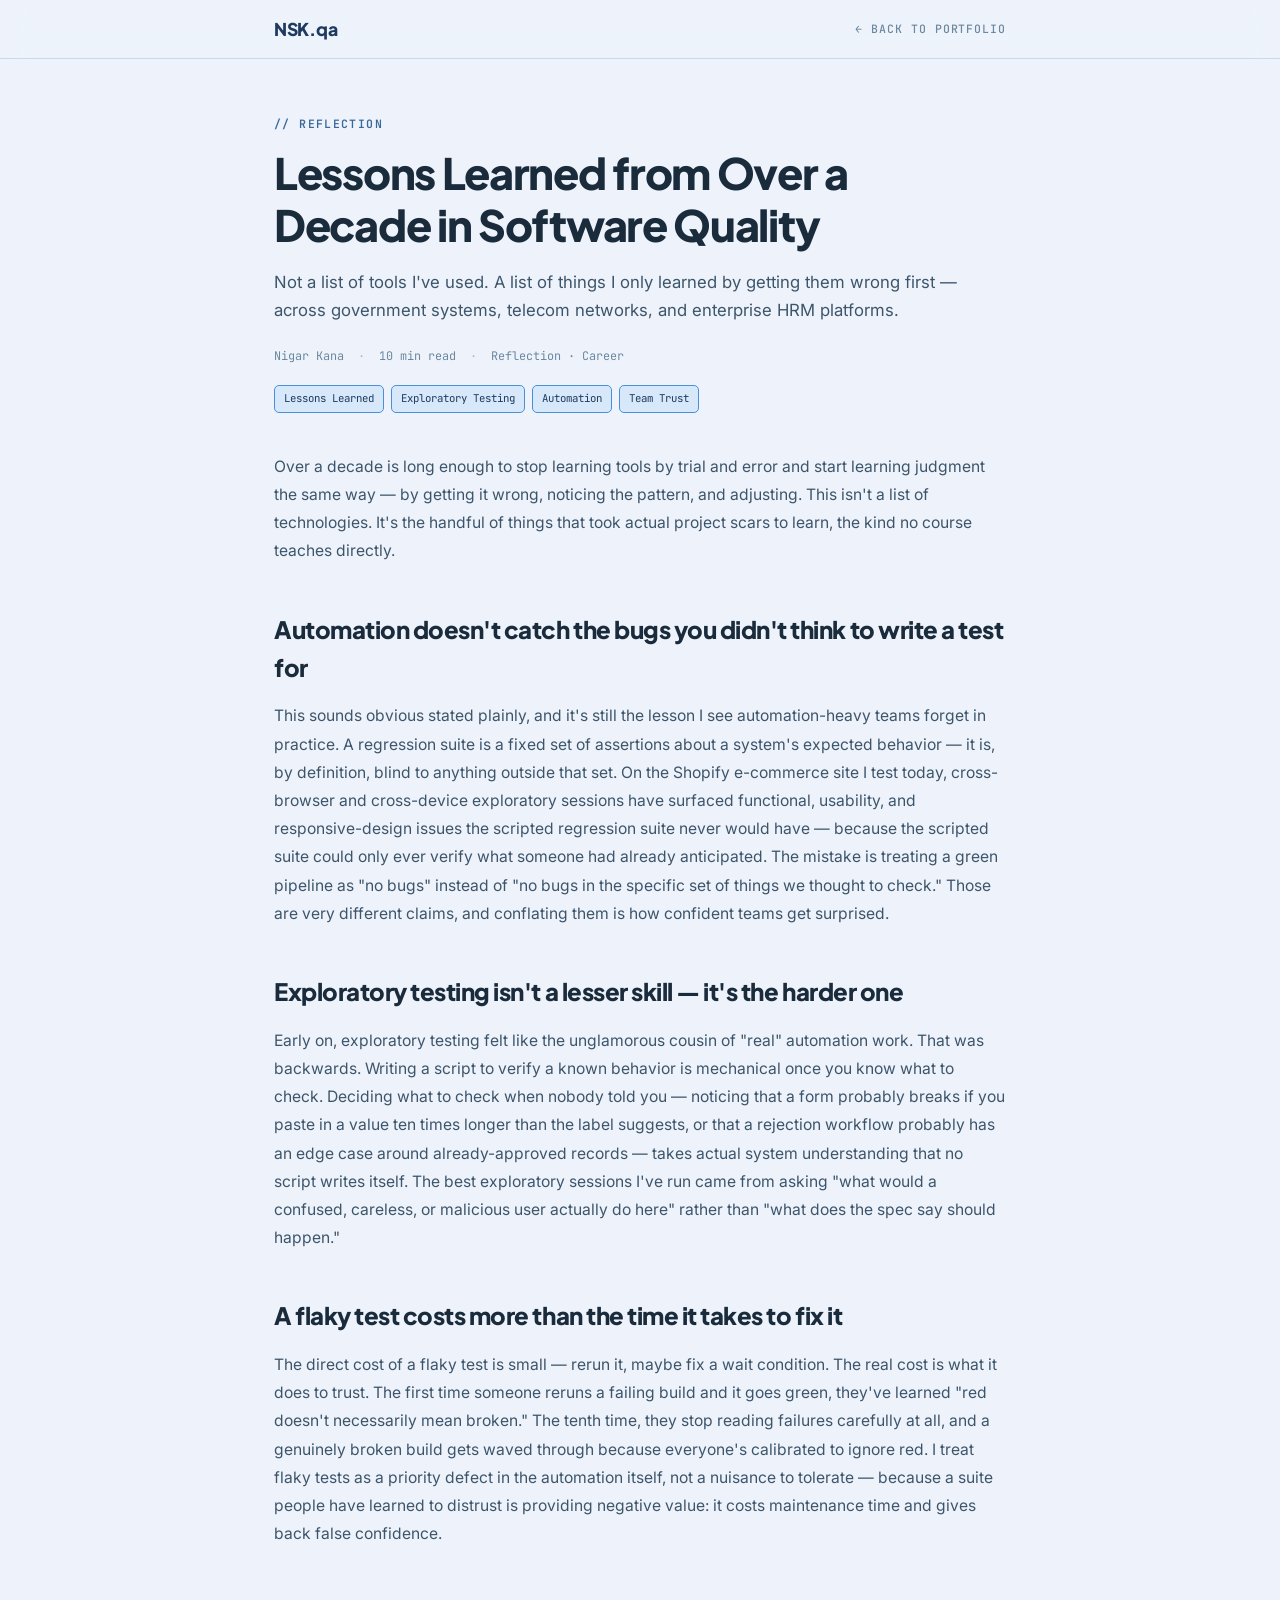
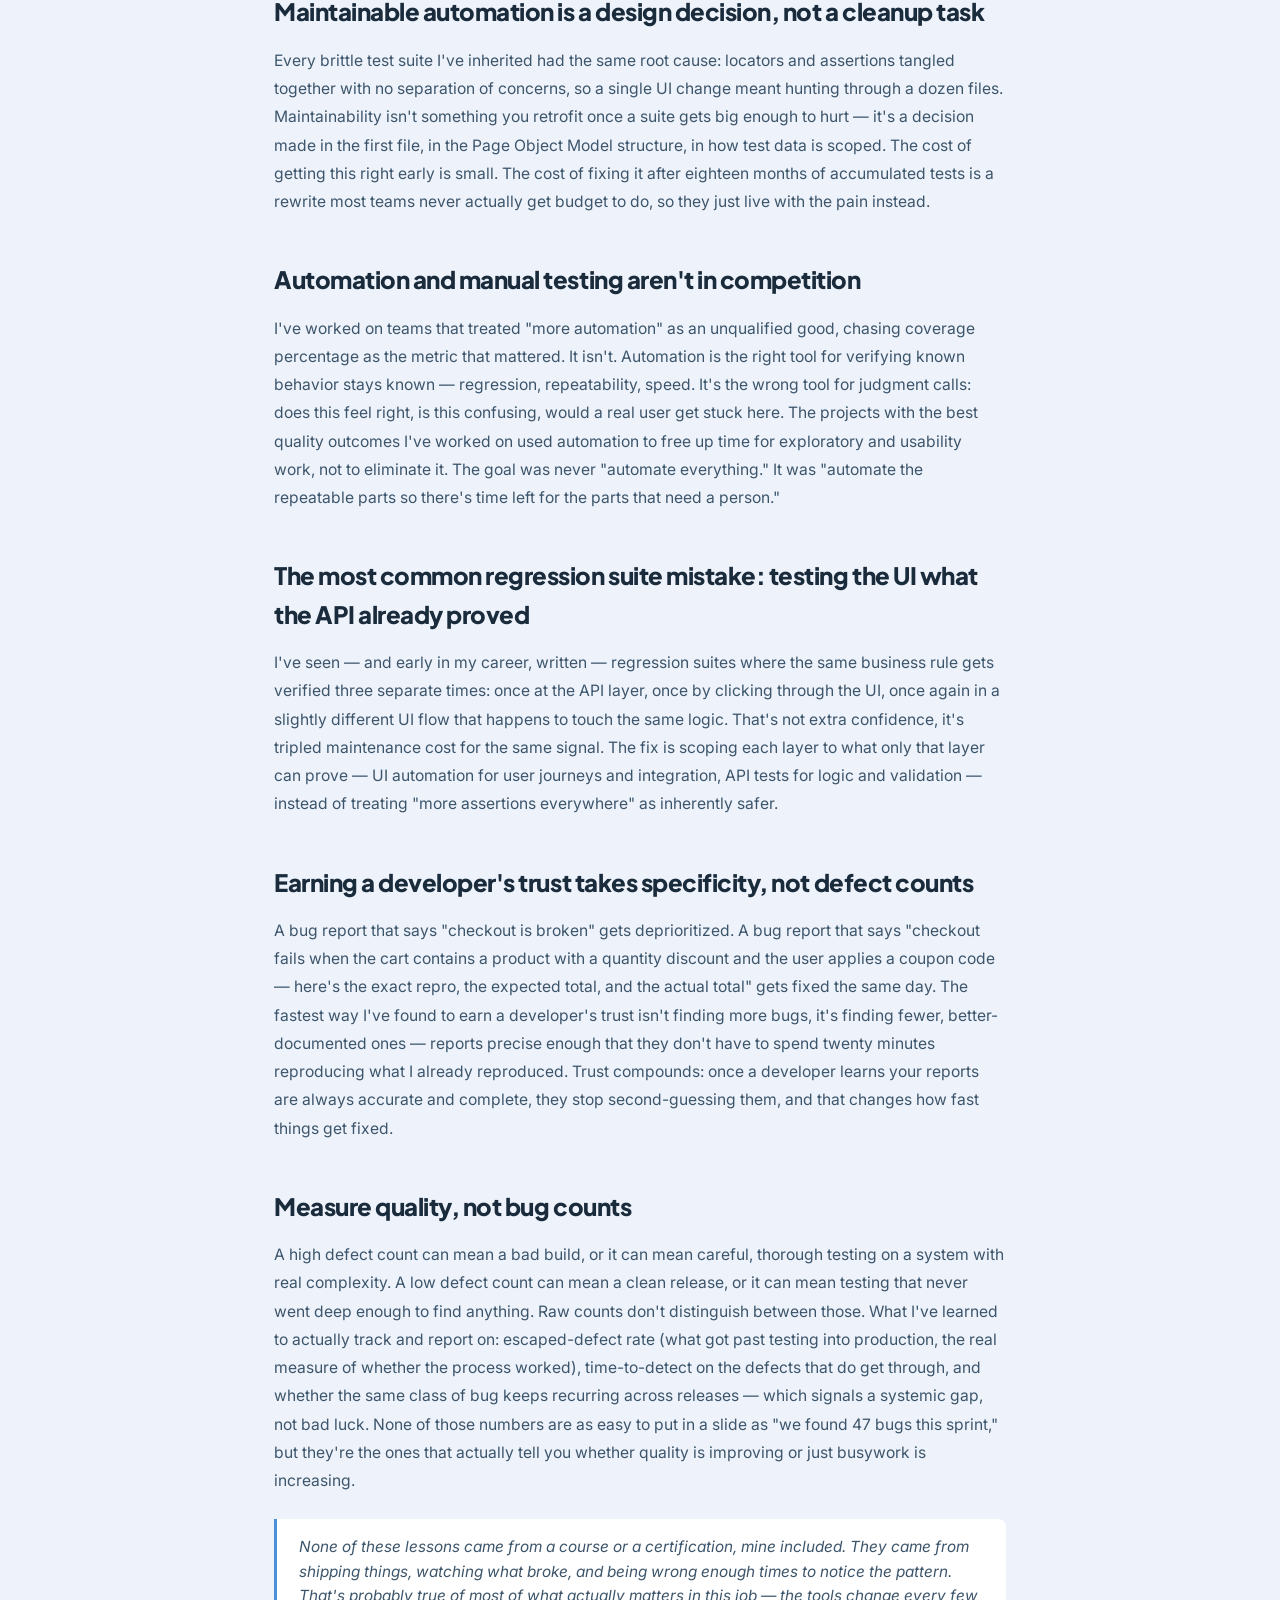
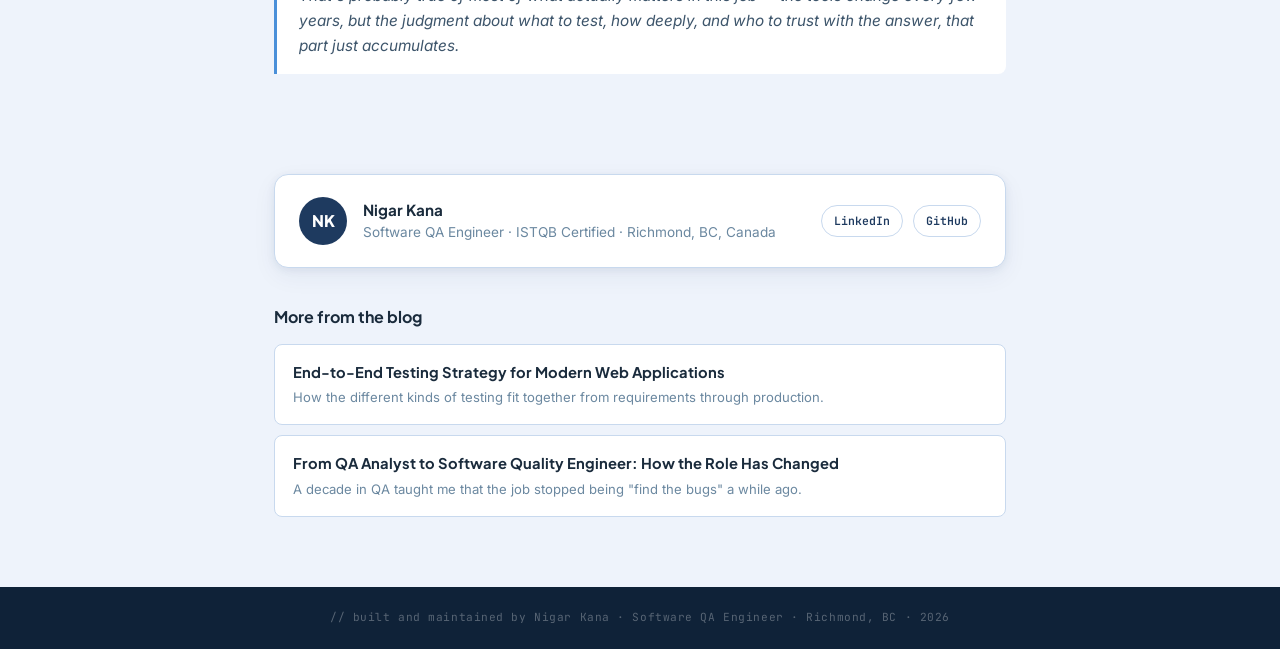
<file: blog/lessons-from-seven-years-in-qa.html>
<!DOCTYPE html>
<html lang="en">
<head>
  <meta charset="UTF-8" />
  <meta name="viewport" content="width=device-width, initial-scale=1.0" />
  <title>Lessons Learned from Over a Decade in Software Quality | Nigar Kana</title>
  <meta name="description" content="Not a list of technologies. Engineering lessons from over a decade in QA — the bugs automation never catches, the cost of flaky tests, and how to earn a developer's trust." />
  <meta property="og:title" content="Lessons Learned from Over a Decade in Software Quality" />
  <meta property="og:description" content="Engineering lessons from over a decade in QA across government, telecom, and enterprise systems — not a list of tools, a list of things that actually took years to learn." />
  <meta property="og:type" content="article" />
  <meta property="og:url" content="https://nigarkana.github.io/blog/lessons-from-seven-years-in-qa.html" />
  <meta name="twitter:card" content="summary" />
  <link rel="canonical" href="https://nigarkana.github.io/blog/lessons-from-seven-years-in-qa.html" />
  <link rel="icon" type="image/svg+xml" href="[data-uri]" />
  <link rel="preconnect" href="https://fonts.googleapis.com" />
  <link rel="preconnect" href="https://fonts.gstatic.com" crossorigin />
  <link href="https://fonts.googleapis.com/css2?family=Plus+Jakarta+Sans:wght@400;600;700;800&family=Inter:wght@400;500;600&family=JetBrains+Mono:wght@400;500;600&display=swap" rel="stylesheet" />
  <link rel="stylesheet" href="assets/blog.css" />
</head>
<body>

<nav>
  <div class="nav-inner">
    <a href="../index.html" class="nav-logo">NSK.qa</a>
    <a href="../index.html#blog" class="nav-back">← Back to portfolio</a>
  </div>
</nav>

<header class="article-header">
  <div class="article-eyebrow">// reflection</div>
  <h1 class="article-title">Lessons Learned from Over a Decade in Software Quality</h1>
  <p class="article-dek">
    Not a list of tools I've used. A list of things I only learned by getting them wrong first — across government systems, telecom networks, and enterprise HRM platforms.
  </p>
  <div class="article-meta">
    <span>Nigar Kana</span>
    <span class="dot">·</span>
    <span>10 min read</span>
    <span class="dot">·</span>
    <span>Reflection · Career</span>
  </div>
  <div class="article-tags">
    <span class="atag">Lessons Learned</span>
    <span class="atag">Exploratory Testing</span>
    <span class="atag">Automation</span>
    <span class="atag">Team Trust</span>
  </div>
</header>

<article class="article-body">

  <p>
    Over a decade is long enough to stop learning tools by trial and error and start learning judgment the same way — by getting it wrong, noticing the pattern, and adjusting. This isn't a list of technologies. It's the handful of things that took actual project scars to learn, the kind no course teaches directly.
  </p>

  <h2>Automation doesn't catch the bugs you didn't think to write a test for</h2>

  <p>
    This sounds obvious stated plainly, and it's still the lesson I see automation-heavy teams forget in practice. A regression suite is a fixed set of assertions about a system's expected behavior — it is, by definition, blind to anything outside that set. On the Shopify e-commerce site I test today, cross-browser and cross-device exploratory sessions have surfaced functional, usability, and responsive-design issues the scripted regression suite never would have — because the scripted suite could only ever verify what someone had already anticipated. The mistake is treating a green pipeline as "no bugs" instead of "no bugs in the specific set of things we thought to check." Those are very different claims, and conflating them is how confident teams get surprised.
  </p>

  <h2>Exploratory testing isn't a lesser skill — it's the harder one</h2>

  <p>
    Early on, exploratory testing felt like the unglamorous cousin of "real" automation work. That was backwards. Writing a script to verify a known behavior is mechanical once you know what to check. Deciding what to check when nobody told you — noticing that a form probably breaks if you paste in a value ten times longer than the label suggests, or that a rejection workflow probably has an edge case around already-approved records — takes actual system understanding that no script writes itself. The best exploratory sessions I've run came from asking "what would a confused, careless, or malicious user actually do here" rather than "what does the spec say should happen."
  </p>

  <h2>A flaky test costs more than the time it takes to fix it</h2>

  <p>
    The direct cost of a flaky test is small — rerun it, maybe fix a wait condition. The real cost is what it does to trust. The first time someone reruns a failing build and it goes green, they've learned "red doesn't necessarily mean broken." The tenth time, they stop reading failures carefully at all, and a genuinely broken build gets waved through because everyone's calibrated to ignore red. I treat flaky tests as a priority defect in the automation itself, not a nuisance to tolerate — because a suite people have learned to distrust is providing negative value: it costs maintenance time and gives back false confidence.
  </p>

  <h2>Maintainable automation is a design decision, not a cleanup task</h2>

  <p>
    Every brittle test suite I've inherited had the same root cause: locators and assertions tangled together with no separation of concerns, so a single UI change meant hunting through a dozen files. Maintainability isn't something you retrofit once a suite gets big enough to hurt — it's a decision made in the first file, in the Page Object Model structure, in how test data is scoped. The cost of getting this right early is small. The cost of fixing it after eighteen months of accumulated tests is a rewrite most teams never actually get budget to do, so they just live with the pain instead.
  </p>

  <h2>Automation and manual testing aren't in competition</h2>

  <p>
    I've worked on teams that treated "more automation" as an unqualified good, chasing coverage percentage as the metric that mattered. It isn't. Automation is the right tool for verifying known behavior stays known — regression, repeatability, speed. It's the wrong tool for judgment calls: does this feel right, is this confusing, would a real user get stuck here. The projects with the best quality outcomes I've worked on used automation to free up time for exploratory and usability work, not to eliminate it. The goal was never "automate everything." It was "automate the repeatable parts so there's time left for the parts that need a person."
  </p>

  <h2>The most common regression suite mistake: testing the UI what the API already proved</h2>

  <p>
    I've seen — and early in my career, written — regression suites where the same business rule gets verified three separate times: once at the API layer, once by clicking through the UI, once again in a slightly different UI flow that happens to touch the same logic. That's not extra confidence, it's tripled maintenance cost for the same signal. The fix is scoping each layer to what only that layer can prove — UI automation for user journeys and integration, API tests for logic and validation — instead of treating "more assertions everywhere" as inherently safer.
  </p>

  <h2>Earning a developer's trust takes specificity, not defect counts</h2>

  <p>
    A bug report that says "checkout is broken" gets deprioritized. A bug report that says "checkout fails when the cart contains a product with a quantity discount and the user applies a coupon code — here's the exact repro, the expected total, and the actual total" gets fixed the same day. The fastest way I've found to earn a developer's trust isn't finding more bugs, it's finding fewer, better-documented ones — reports precise enough that they don't have to spend twenty minutes reproducing what I already reproduced. Trust compounds: once a developer learns your reports are always accurate and complete, they stop second-guessing them, and that changes how fast things get fixed.
  </p>

  <h2>Measure quality, not bug counts</h2>

  <p>
    A high defect count can mean a bad build, or it can mean careful, thorough testing on a system with real complexity. A low defect count can mean a clean release, or it can mean testing that never went deep enough to find anything. Raw counts don't distinguish between those. What I've learned to actually track and report on: escaped-defect rate (what got past testing into production, the real measure of whether the process worked), time-to-detect on the defects that do get through, and whether the same class of bug keeps recurring across releases — which signals a systemic gap, not bad luck. None of those numbers are as easy to put in a slide as "we found 47 bugs this sprint," but they're the ones that actually tell you whether quality is improving or just busywork is increasing.
  </p>

  <blockquote>
    None of these lessons came from a course or a certification, mine included. They came from shipping things, watching what broke, and being wrong enough times to notice the pattern. That's probably true of most of what actually matters in this job — the tools change every few years, but the judgment about what to test, how deeply, and who to trust with the answer, that part just accumulates.
  </blockquote>

</article>

<div class="article-author">
  <div class="author-card">
    <div class="author-avatar">NK</div>
    <div>
      <div class="author-name">Nigar Kana</div>
      <div class="author-role">Software QA Engineer · ISTQB Certified · Richmond, BC, Canada</div>
    </div>
    <div class="author-links">
      <a href="https://www.linkedin.com/in/nigarkana/" target="_blank" rel="noopener">LinkedIn</a>
      <a href="https://github.com/nigarkana/" target="_blank" rel="noopener">GitHub</a>
    </div>
  </div>
</div>

<div class="more-articles">
  <h3>More from the blog</h3>
  <a href="end-to-end-testing-strategy.html" class="more-link">
    <div class="more-link-title">End-to-End Testing Strategy for Modern Web Applications</div>
    <div class="more-link-desc">How the different kinds of testing fit together from requirements through production.</div>
  </a>
  <a href="from-qa-to-quality-engineer.html" class="more-link">
    <div class="more-link-title">From QA Analyst to Software Quality Engineer: How the Role Has Changed</div>
    <div class="more-link-desc">A decade in QA taught me that the job stopped being "find the bugs" a while ago.</div>
  </a>
</div>

<footer>
  // built and maintained by Nigar Kana · Software QA Engineer · Richmond, BC · 2026
</footer>

</body>
</html>
</file>
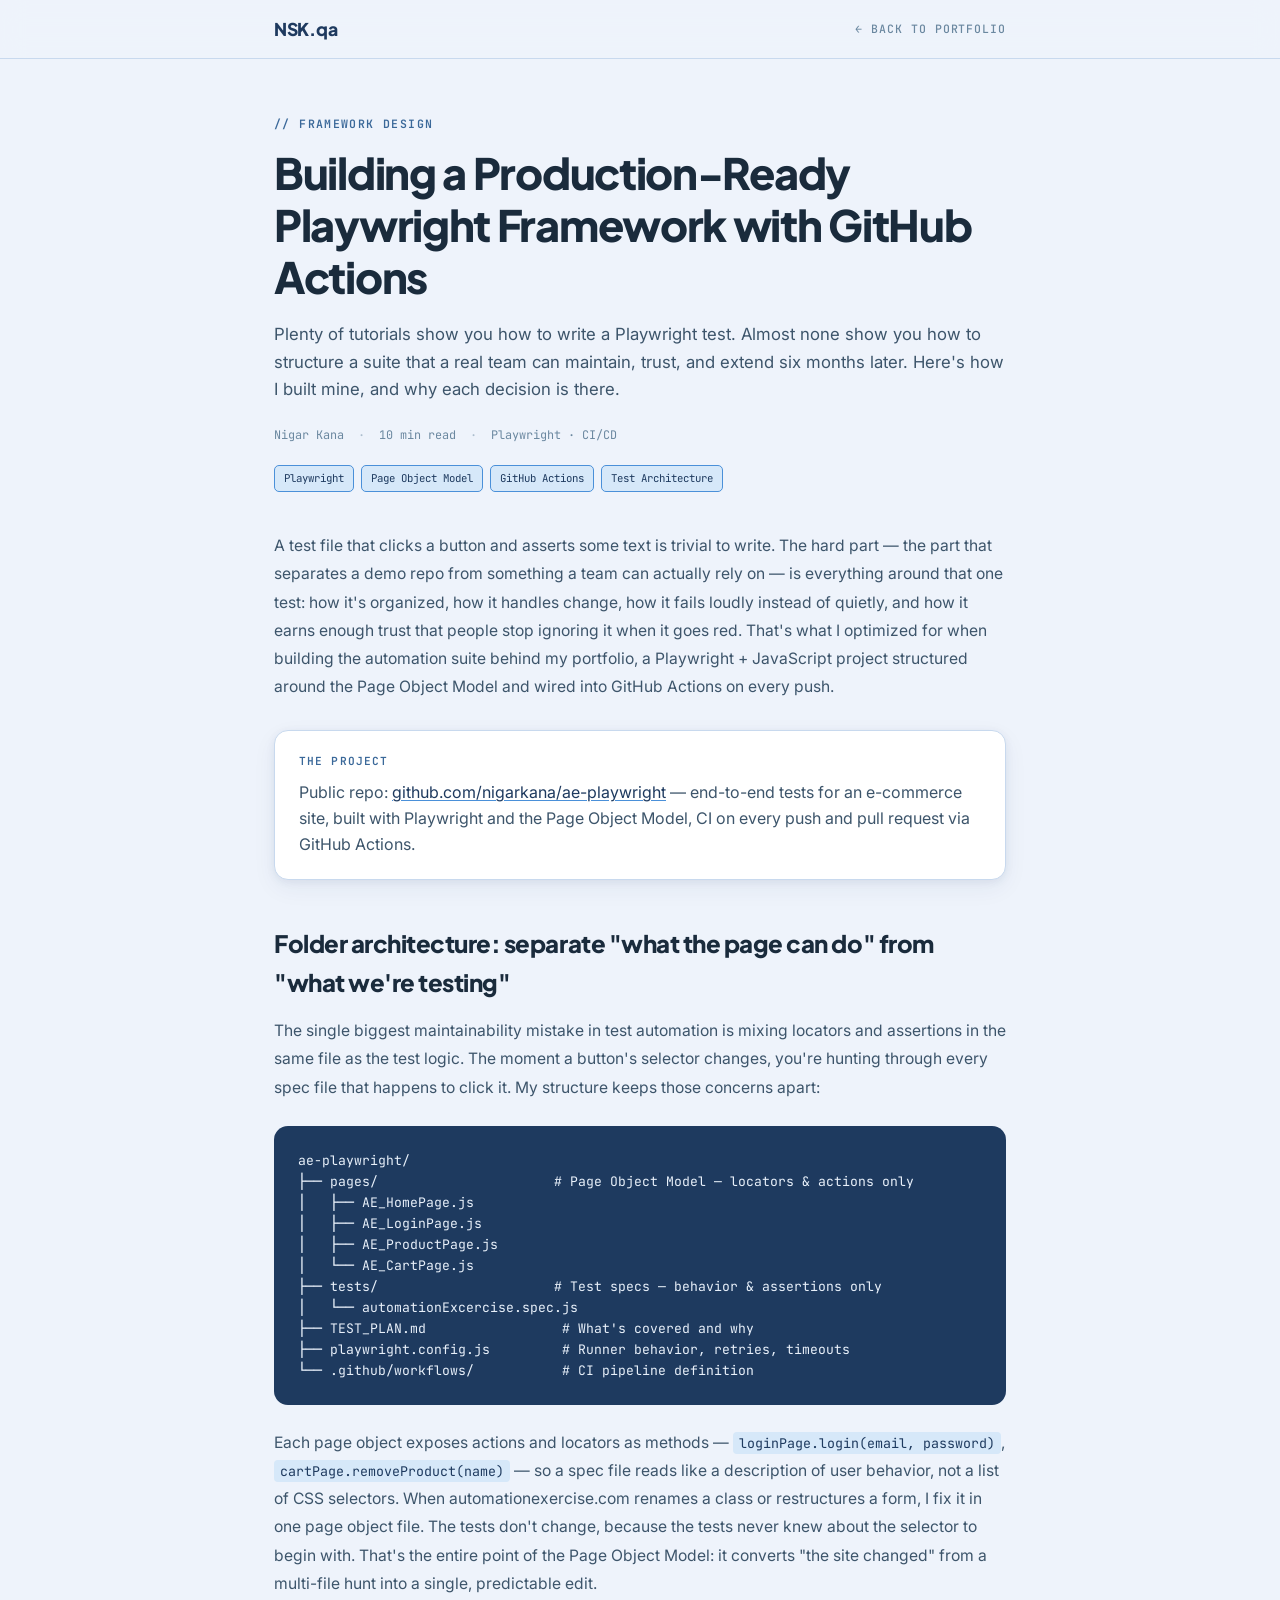
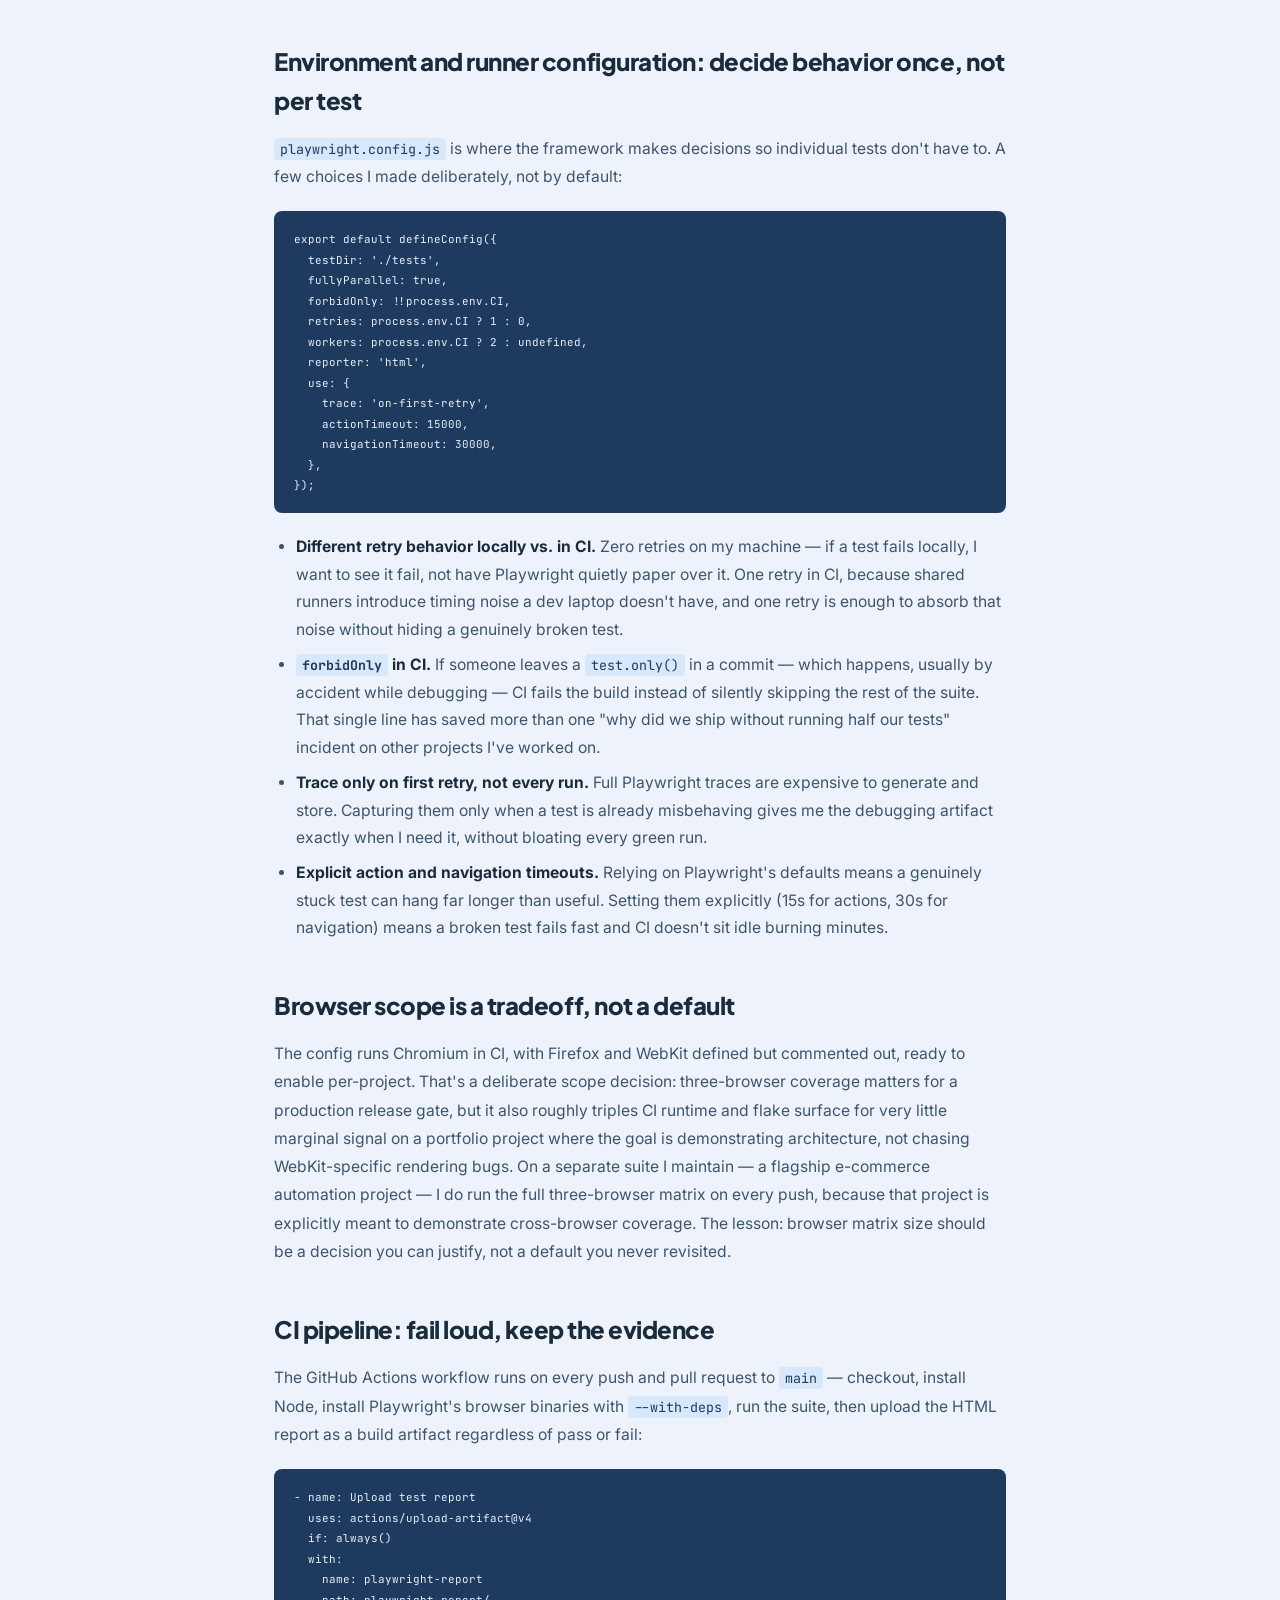
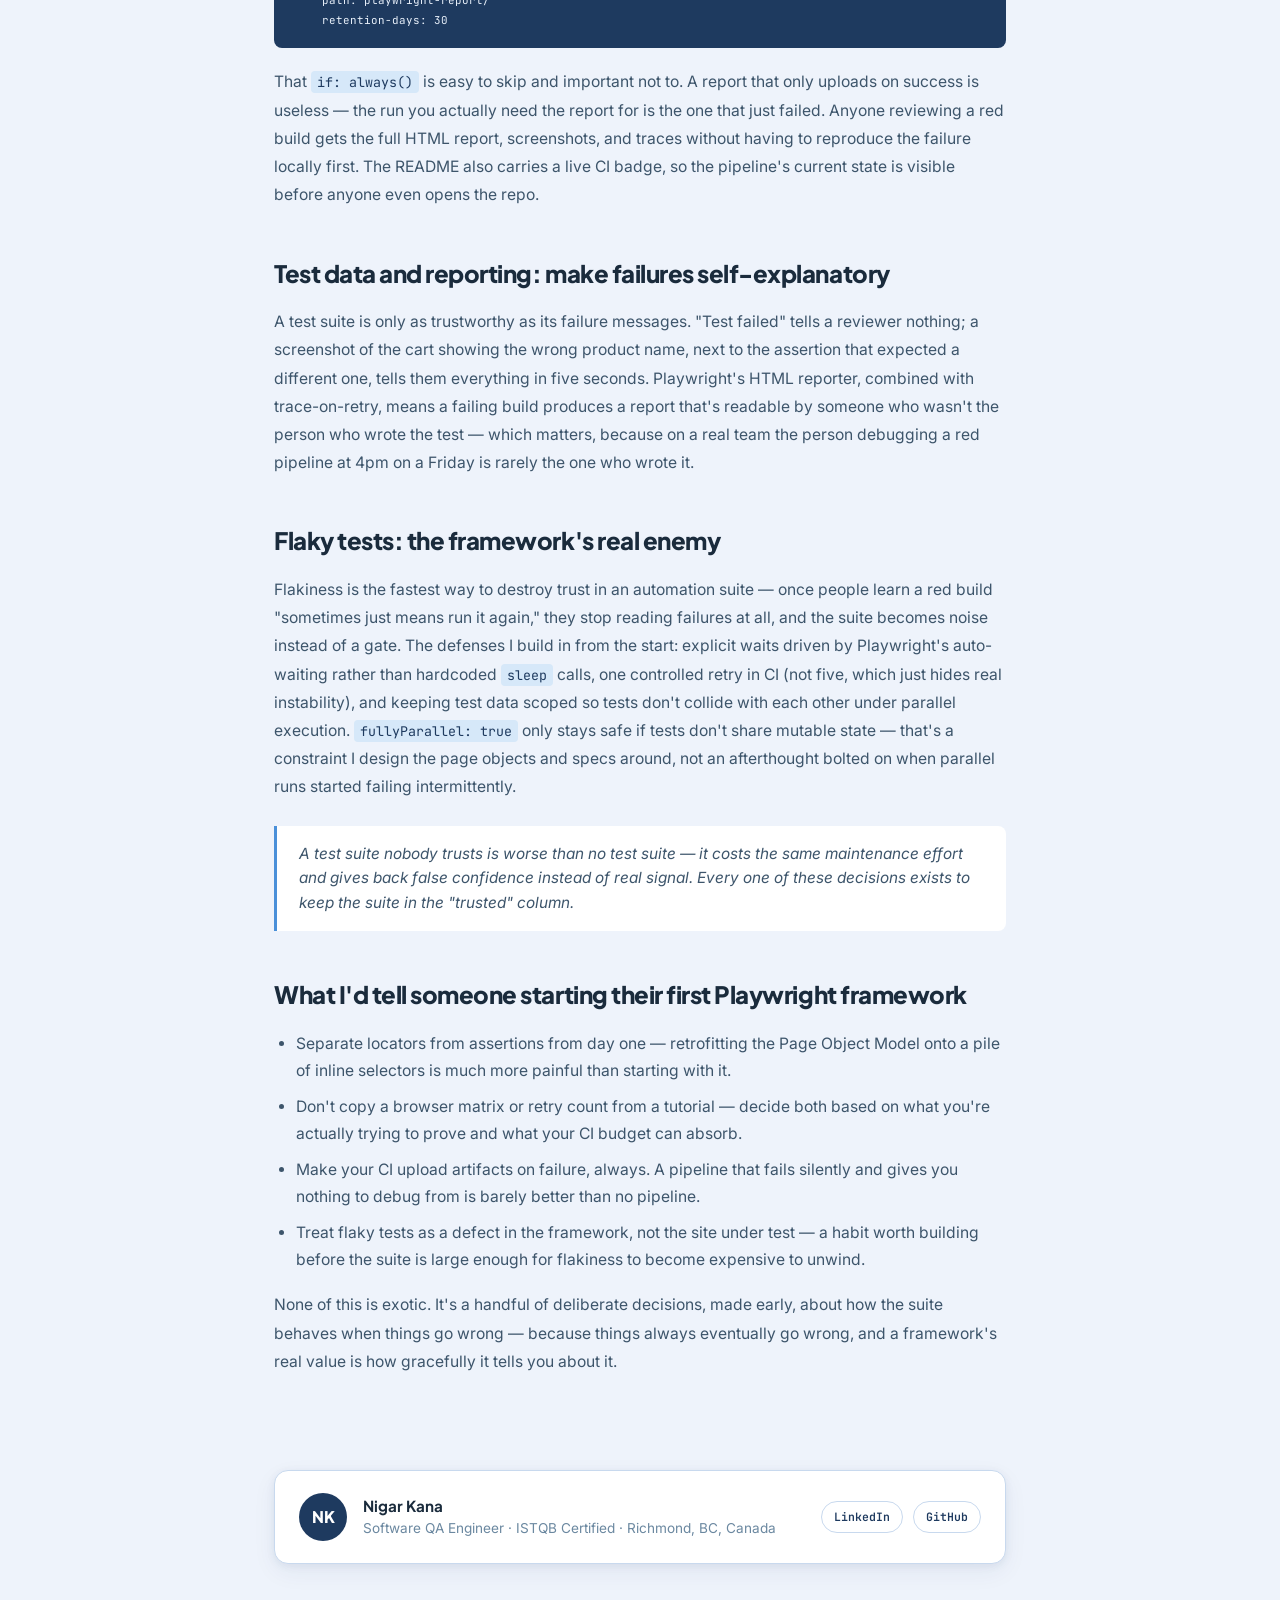
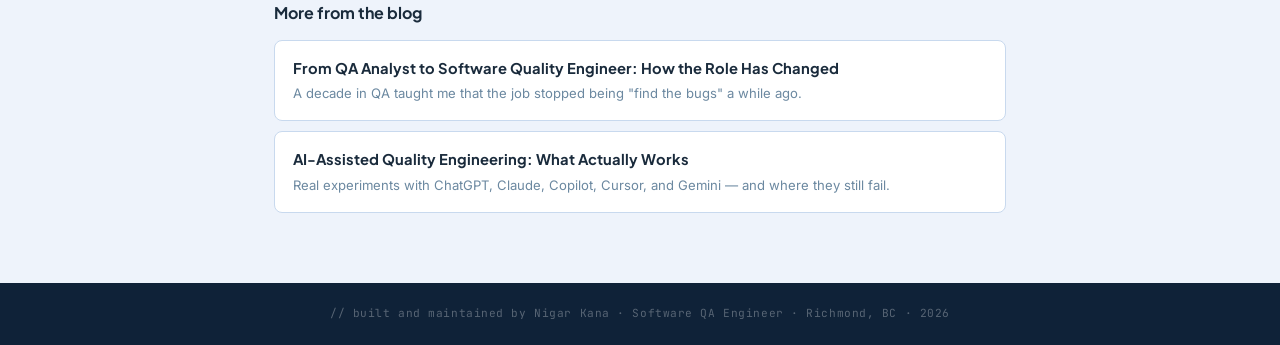
<file: blog/production-ready-playwright-framework.html>
<!DOCTYPE html>
<html lang="en">
<head>
  <meta charset="UTF-8" />
  <meta name="viewport" content="width=device-width, initial-scale=1.0" />
  <title>Building a Production-Ready Playwright Framework with GitHub Actions | Nigar Kana</title>
  <meta name="description" content="Most Playwright tutorials show you how to write one test. Here's how I structured a framework — POM, CI, retries, reporting — designed to survive a real project instead of a demo." />
  <meta property="og:title" content="Building a Production-Ready Playwright Framework with GitHub Actions" />
  <meta property="og:description" content="The architecture decisions behind a Playwright suite that survives a real project, not a demo — folder structure, POM, CI config, retries, and reporting." />
  <meta property="og:type" content="article" />
  <meta property="og:url" content="https://nigarkana.github.io/blog/production-ready-playwright-framework.html" />
  <meta name="twitter:card" content="summary" />
  <link rel="canonical" href="https://nigarkana.github.io/blog/production-ready-playwright-framework.html" />
  <link rel="icon" type="image/svg+xml" href="[data-uri]" />
  <link rel="preconnect" href="https://fonts.googleapis.com" />
  <link rel="preconnect" href="https://fonts.gstatic.com" crossorigin />
  <link href="https://fonts.googleapis.com/css2?family=Plus+Jakarta+Sans:wght@400;600;700;800&family=Inter:wght@400;500;600&family=JetBrains+Mono:wght@400;500;600&display=swap" rel="stylesheet" />
  <link rel="stylesheet" href="assets/blog.css" />
</head>
<body>

<nav>
  <div class="nav-inner">
    <a href="../index.html" class="nav-logo">NSK.qa</a>
    <a href="../index.html#blog" class="nav-back">← Back to portfolio</a>
  </div>
</nav>

<header class="article-header">
  <div class="article-eyebrow">// framework design</div>
  <h1 class="article-title">Building a Production-Ready Playwright Framework with GitHub Actions</h1>
  <p class="article-dek">
    Plenty of tutorials show you how to write a Playwright test. Almost none show you how to structure a suite that a real team can maintain, trust, and extend six months later. Here's how I built mine, and why each decision is there.
  </p>
  <div class="article-meta">
    <span>Nigar Kana</span>
    <span class="dot">·</span>
    <span>10 min read</span>
    <span class="dot">·</span>
    <span>Playwright · CI/CD</span>
  </div>
  <div class="article-tags">
    <span class="atag">Playwright</span>
    <span class="atag">Page Object Model</span>
    <span class="atag">GitHub Actions</span>
    <span class="atag">Test Architecture</span>
  </div>
</header>

<article class="article-body">

  <p>
    A test file that clicks a button and asserts some text is trivial to write. The hard part — the part that separates a demo repo from something a team can actually rely on — is everything around that one test: how it's organized, how it handles change, how it fails loudly instead of quietly, and how it earns enough trust that people stop ignoring it when it goes red. That's what I optimized for when building the automation suite behind my portfolio, a Playwright + JavaScript project structured around the Page Object Model and wired into GitHub Actions on every push.
  </p>

  <div class="callout">
    <div class="callout-label">The project</div>
    Public repo: <a href="https://github.com/nigarkana/ae-playwright" target="_blank" rel="noopener">github.com/nigarkana/ae-playwright</a> — end-to-end tests for an e-commerce site, built with Playwright and the Page Object Model, CI on every push and pull request via GitHub Actions.
  </div>

  <h2>Folder architecture: separate "what the page can do" from "what we're testing"</h2>

  <p>
    The single biggest maintainability mistake in test automation is mixing locators and assertions in the same file as the test logic. The moment a button's selector changes, you're hunting through every spec file that happens to click it. My structure keeps those concerns apart:
  </p>

  <div class="diagram-block">ae-playwright/
├── pages/                      # Page Object Model — locators & actions only
│   ├── AE_HomePage.js
│   ├── AE_LoginPage.js
│   ├── AE_ProductPage.js
│   └── AE_CartPage.js
├── tests/                      # Test specs — behavior & assertions only
│   └── automationExcercise.spec.js
├── TEST_PLAN.md                 # What's covered and why
├── playwright.config.js         # Runner behavior, retries, timeouts
└── .github/workflows/           # CI pipeline definition</div>

  <p>
    Each page object exposes actions and locators as methods — <code>loginPage.login(email, password)</code>, <code>cartPage.removeProduct(name)</code> — so a spec file reads like a description of user behavior, not a list of CSS selectors. When automationexercise.com renames a class or restructures a form, I fix it in one page object file. The tests don't change, because the tests never knew about the selector to begin with. That's the entire point of the Page Object Model: it converts "the site changed" from a multi-file hunt into a single, predictable edit.
  </p>

  <h2>Environment and runner configuration: decide behavior once, not per test</h2>

  <p>
    <code>playwright.config.js</code> is where the framework makes decisions so individual tests don't have to. A few choices I made deliberately, not by default:
  </p>

  <pre><code>export default defineConfig({
  testDir: './tests',
  fullyParallel: true,
  forbidOnly: !!process.env.CI,
  retries: process.env.CI ? 1 : 0,
  workers: process.env.CI ? 2 : undefined,
  reporter: 'html',
  use: {
    trace: 'on-first-retry',
    actionTimeout: 15000,
    navigationTimeout: 30000,
  },
});</code></pre>

  <ul>
    <li><strong>Different retry behavior locally vs. in CI.</strong> Zero retries on my machine — if a test fails locally, I want to see it fail, not have Playwright quietly paper over it. One retry in CI, because shared runners introduce timing noise a dev laptop doesn't have, and one retry is enough to absorb that noise without hiding a genuinely broken test.</li>
    <li><strong><code>forbidOnly</code> in CI.</strong> If someone leaves a <code>test.only()</code> in a commit — which happens, usually by accident while debugging — CI fails the build instead of silently skipping the rest of the suite. That single line has saved more than one "why did we ship without running half our tests" incident on other projects I've worked on.</li>
    <li><strong>Trace only on first retry, not every run.</strong> Full Playwright traces are expensive to generate and store. Capturing them only when a test is already misbehaving gives me the debugging artifact exactly when I need it, without bloating every green run.</li>
    <li><strong>Explicit action and navigation timeouts.</strong> Relying on Playwright's defaults means a genuinely stuck test can hang far longer than useful. Setting them explicitly (15s for actions, 30s for navigation) means a broken test fails fast and CI doesn't sit idle burning minutes.</li>
  </ul>

  <h2>Browser scope is a tradeoff, not a default</h2>

  <p>
    The config runs Chromium in CI, with Firefox and WebKit defined but commented out, ready to enable per-project. That's a deliberate scope decision: three-browser coverage matters for a production release gate, but it also roughly triples CI runtime and flake surface for very little marginal signal on a portfolio project where the goal is demonstrating architecture, not chasing WebKit-specific rendering bugs. On a separate suite I maintain — a flagship e-commerce automation project — I do run the full three-browser matrix on every push, because that project is explicitly meant to demonstrate cross-browser coverage. The lesson: browser matrix size should be a decision you can justify, not a default you never revisited.
  </p>

  <h2>CI pipeline: fail loud, keep the evidence</h2>

  <p>
    The GitHub Actions workflow runs on every push and pull request to <code>main</code> — checkout, install Node, install Playwright's browser binaries with <code>--with-deps</code>, run the suite, then upload the HTML report as a build artifact regardless of pass or fail:
  </p>

  <pre><code>- name: Upload test report
  uses: actions/upload-artifact@v4
  if: always()
  with:
    name: playwright-report
    path: playwright-report/
    retention-days: 30</code></pre>

  <p>
    That <code>if: always()</code> is easy to skip and important not to. A report that only uploads on success is useless — the run you actually need the report for is the one that just failed. Anyone reviewing a red build gets the full HTML report, screenshots, and traces without having to reproduce the failure locally first. The README also carries a live CI badge, so the pipeline's current state is visible before anyone even opens the repo.
  </p>

  <h2>Test data and reporting: make failures self-explanatory</h2>

  <p>
    A test suite is only as trustworthy as its failure messages. "Test failed" tells a reviewer nothing; a screenshot of the cart showing the wrong product name, next to the assertion that expected a different one, tells them everything in five seconds. Playwright's HTML reporter, combined with trace-on-retry, means a failing build produces a report that's readable by someone who wasn't the person who wrote the test — which matters, because on a real team the person debugging a red pipeline at 4pm on a Friday is rarely the one who wrote it.
  </p>

  <h2>Flaky tests: the framework's real enemy</h2>

  <p>
    Flakiness is the fastest way to destroy trust in an automation suite — once people learn a red build "sometimes just means run it again," they stop reading failures at all, and the suite becomes noise instead of a gate. The defenses I build in from the start: explicit waits driven by Playwright's auto-waiting rather than hardcoded <code>sleep</code> calls, one controlled retry in CI (not five, which just hides real instability), and keeping test data scoped so tests don't collide with each other under parallel execution. <code>fullyParallel: true</code> only stays safe if tests don't share mutable state — that's a constraint I design the page objects and specs around, not an afterthought bolted on when parallel runs started failing intermittently.
  </p>

  <blockquote>
    A test suite nobody trusts is worse than no test suite — it costs the same maintenance effort and gives back false confidence instead of real signal. Every one of these decisions exists to keep the suite in the "trusted" column.
  </blockquote>

  <h2>What I'd tell someone starting their first Playwright framework</h2>

  <ul>
    <li>Separate locators from assertions from day one — retrofitting the Page Object Model onto a pile of inline selectors is much more painful than starting with it.</li>
    <li>Don't copy a browser matrix or retry count from a tutorial — decide both based on what you're actually trying to prove and what your CI budget can absorb.</li>
    <li>Make your CI upload artifacts on failure, always. A pipeline that fails silently and gives you nothing to debug from is barely better than no pipeline.</li>
    <li>Treat flaky tests as a defect in the framework, not the site under test — a habit worth building before the suite is large enough for flakiness to become expensive to unwind.</li>
  </ul>

  <p>
    None of this is exotic. It's a handful of deliberate decisions, made early, about how the suite behaves when things go wrong — because things always eventually go wrong, and a framework's real value is how gracefully it tells you about it.
  </p>

</article>

<div class="article-author">
  <div class="author-card">
    <div class="author-avatar">NK</div>
    <div>
      <div class="author-name">Nigar Kana</div>
      <div class="author-role">Software QA Engineer · ISTQB Certified · Richmond, BC, Canada</div>
    </div>
    <div class="author-links">
      <a href="https://www.linkedin.com/in/nigarkana/" target="_blank" rel="noopener">LinkedIn</a>
      <a href="https://github.com/nigarkana/" target="_blank" rel="noopener">GitHub</a>
    </div>
  </div>
</div>

<div class="more-articles">
  <h3>More from the blog</h3>
  <a href="from-qa-to-quality-engineer.html" class="more-link">
    <div class="more-link-title">From QA Analyst to Software Quality Engineer: How the Role Has Changed</div>
    <div class="more-link-desc">A decade in QA taught me that the job stopped being "find the bugs" a while ago.</div>
  </a>
  <a href="ai-assisted-quality-engineering.html" class="more-link">
    <div class="more-link-title">AI-Assisted Quality Engineering: What Actually Works</div>
    <div class="more-link-desc">Real experiments with ChatGPT, Claude, Copilot, Cursor, and Gemini — and where they still fail.</div>
  </a>
</div>

<footer>
  // built and maintained by Nigar Kana · Software QA Engineer · Richmond, BC · 2026
</footer>

</body>
</html>
</file>
<file: blog/assets/blog.css>
/* ──────────────────────────────────────────
   TOKENS (mirrors main site — keep in sync with index.html)
────────────────────────────────────────── */
:root {
  --bg:           #EEF3FB;
  --surface:      #FFFFFF;
  --navy:         #1E3A5F;
  --navy-mid:     #2C4F7C;
  --navy-light:   #3A6899;
  --accent:       #4A90D9;
  --accent-soft:  #D6E8F9;
  --text-primary: #1A2B3C;
  --text-body:    #3D556B;
  --text-muted:   #6B88A0;
  --border:       #C8D9EE;
  --shadow-card:  0 2px 8px rgba(30,58,95,.07), 0 8px 24px rgba(30,58,95,.06);
  --shadow-hover: 0 8px 32px rgba(30,58,95,.14), 0 2px 8px rgba(30,58,95,.08);
  --radius:       14px;
  --radius-sm:    8px;
}

*, *::before, *::after { box-sizing: border-box; margin: 0; padding: 0; }
html { scroll-behavior: smooth; }
body {
  font-family: 'Inter', sans-serif;
  background: var(--bg);
  color: var(--text-body);
  line-height: 1.6;
  -webkit-font-smoothing: antialiased;
}

/* ── NAV ── */
nav {
  position: sticky;
  top: 0;
  z-index: 100;
  background: rgba(238,243,251,.92);
  backdrop-filter: blur(12px);
  border-bottom: 1px solid var(--border);
}
.nav-inner {
  max-width: 780px;
  margin: 0 auto;
  padding: 0 24px;
  height: 58px;
  display: flex;
  align-items: center;
  justify-content: space-between;
}
.nav-logo {
  font-family: 'Plus Jakarta Sans', sans-serif;
  font-weight: 800;
  font-size: 1.1rem;
  color: var(--navy);
  letter-spacing: -.3px;
  text-decoration: none;
}
.nav-back {
  font-family: 'JetBrains Mono', monospace;
  font-size: .72rem;
  font-weight: 500;
  color: var(--text-muted);
  text-decoration: none;
  text-transform: uppercase;
  letter-spacing: .08em;
  transition: color .2s;
}
.nav-back:hover { color: var(--navy); }

/* ── ARTICLE HEADER ── */
.article-header {
  max-width: 780px;
  margin: 0 auto;
  padding: 56px 24px 40px;
}
.article-eyebrow {
  font-family: 'JetBrains Mono', monospace;
  font-size: .72rem;
  font-weight: 600;
  color: var(--navy-light);
  letter-spacing: .12em;
  text-transform: uppercase;
  margin-bottom: 14px;
}
.article-title {
  font-family: 'Plus Jakarta Sans', sans-serif;
  font-weight: 800;
  font-size: clamp(1.9rem, 4.5vw, 2.7rem);
  line-height: 1.2;
  color: var(--text-primary);
  letter-spacing: -.03em;
  margin-bottom: 18px;
}
.article-dek {
  font-size: 1.05rem;
  color: var(--text-body);
  line-height: 1.65;
  margin-bottom: 22px;
}
.article-meta {
  display: flex;
  align-items: center;
  gap: 14px;
  flex-wrap: wrap;
  font-family: 'JetBrains Mono', monospace;
  font-size: .74rem;
  color: var(--text-muted);
}
.article-meta .dot { opacity: .5; }
.article-tags {
  display: flex;
  flex-wrap: wrap;
  gap: 7px;
  margin-top: 20px;
}
.atag {
  font-family: 'JetBrains Mono', monospace;
  font-size: .67rem;
  background: var(--accent-soft);
  border: 1px solid var(--accent);
  color: var(--navy);
  padding: 4px 9px;
  border-radius: 5px;
}

/* ── ARTICLE BODY ── */
.article-body {
  max-width: 780px;
  margin: 0 auto;
  padding: 0 24px 40px;
}
.article-body h2 {
  font-family: 'Plus Jakarta Sans', sans-serif;
  font-weight: 800;
  font-size: 1.5rem;
  color: var(--text-primary);
  letter-spacing: -.02em;
  margin: 44px 0 16px;
}
.article-body h3 {
  font-family: 'Plus Jakarta Sans', sans-serif;
  font-weight: 700;
  font-size: 1.15rem;
  color: var(--text-primary);
  margin: 32px 0 12px;
}
.article-body p {
  font-size: .98rem;
  color: var(--text-body);
  line-height: 1.8;
  margin-bottom: 18px;
}
.article-body ul, .article-body ol {
  margin: 0 0 18px 22px;
}
.article-body li {
  font-size: .98rem;
  color: var(--text-body);
  line-height: 1.75;
  margin-bottom: 8px;
}
.article-body strong { color: var(--text-primary); font-weight: 700; }
.article-body a { color: var(--navy); text-decoration: underline; text-decoration-color: var(--accent); text-underline-offset: 2px; }
.article-body a:hover { color: var(--accent); }

.article-body blockquote {
  border-left: 3px solid var(--accent);
  background: var(--surface);
  border-radius: 0 var(--radius-sm) var(--radius-sm) 0;
  padding: 16px 22px;
  margin: 24px 0;
  font-size: .96rem;
  color: var(--text-body);
  font-style: italic;
}

.article-body pre {
  background: var(--navy);
  color: #E8F0FA;
  border-radius: var(--radius-sm);
  padding: 18px 20px;
  overflow-x: auto;
  margin: 20px 0;
  font-family: 'JetBrains Mono', monospace;
  font-size: .8rem;
  line-height: 1.6;
}
.article-body code {
  font-family: 'JetBrains Mono', monospace;
  font-size: .85em;
  background: var(--accent-soft);
  color: var(--navy);
  padding: 2px 6px;
  border-radius: 4px;
}
.article-body pre code {
  background: none;
  color: inherit;
  padding: 0;
}

.callout {
  background: var(--surface);
  border: 1px solid var(--border);
  border-radius: var(--radius);
  padding: 22px 24px;
  margin: 28px 0;
  box-shadow: var(--shadow-card);
}
.callout-label {
  font-family: 'JetBrains Mono', monospace;
  font-size: .7rem;
  font-weight: 600;
  color: var(--navy-light);
  text-transform: uppercase;
  letter-spacing: .1em;
  margin-bottom: 10px;
}

.diagram-block {
  background: var(--navy);
  color: #E8F0FA;
  border-radius: var(--radius);
  padding: 24px;
  margin: 24px 0;
  font-family: 'JetBrains Mono', monospace;
  font-size: .82rem;
  line-height: 1.6;
  overflow-x: auto;
  white-space: pre;
}

/* ── AUTHOR / CTA FOOTER ── */
.article-author {
  max-width: 780px;
  margin: 0 auto;
  padding: 36px 24px;
}
.author-card {
  display: flex;
  align-items: center;
  gap: 16px;
  background: var(--surface);
  border: 1px solid var(--border);
  border-radius: var(--radius);
  padding: 22px 24px;
  box-shadow: var(--shadow-card);
}
.author-avatar {
  width: 48px; height: 48px;
  border-radius: 50%;
  background: var(--navy);
  color: #fff;
  display: flex;
  align-items: center;
  justify-content: center;
  font-family: 'Plus Jakarta Sans', sans-serif;
  font-weight: 800;
  font-size: 1rem;
  flex-shrink: 0;
}
.author-name {
  font-family: 'Plus Jakarta Sans', sans-serif;
  font-weight: 700;
  font-size: .95rem;
  color: var(--text-primary);
}
.author-role {
  font-size: .85rem;
  color: var(--text-muted);
}
.author-links { margin-left: auto; display: flex; gap: 10px; }
.author-links a {
  font-family: 'JetBrains Mono', monospace;
  font-size: .72rem;
  font-weight: 600;
  color: var(--navy);
  text-decoration: none;
  border: 1px solid var(--border);
  padding: 6px 12px;
  border-radius: 20px;
  transition: background .2s;
  white-space: nowrap;
}
.author-links a:hover { background: var(--accent-soft); }

.more-articles {
  max-width: 780px;
  margin: 0 auto;
  padding: 0 24px 60px;
}
.more-articles h3 {
  font-family: 'Plus Jakarta Sans', sans-serif;
  font-weight: 700;
  font-size: 1rem;
  color: var(--text-primary);
  margin-bottom: 14px;
}
.more-link {
  display: block;
  background: var(--surface);
  border: 1px solid var(--border);
  border-radius: var(--radius-sm);
  padding: 16px 18px;
  text-decoration: none;
  margin-bottom: 10px;
  transition: box-shadow .2s, transform .2s;
}
.more-link:hover { box-shadow: var(--shadow-hover); transform: translateY(-2px); }
.more-link-title {
  font-family: 'Plus Jakarta Sans', sans-serif;
  font-weight: 700;
  font-size: .92rem;
  color: var(--text-primary);
  margin-bottom: 3px;
}
.more-link-desc {
  font-size: .82rem;
  color: var(--text-muted);
}

footer {
  background: #0F2238;
  padding: 22px 24px;
  text-align: center;
  font-family: 'JetBrains Mono', monospace;
  font-size: .7rem;
  color: rgba(255,255,255,.3);
  letter-spacing: .05em;
}

@media (max-width: 640px) {
  .author-card { flex-wrap: wrap; }
  .author-links { margin-left: 0; }
}

@media (prefers-reduced-motion: reduce) {
  *, *::before, *::after { animation: none !important; transition: none !important; }
}
</file>
